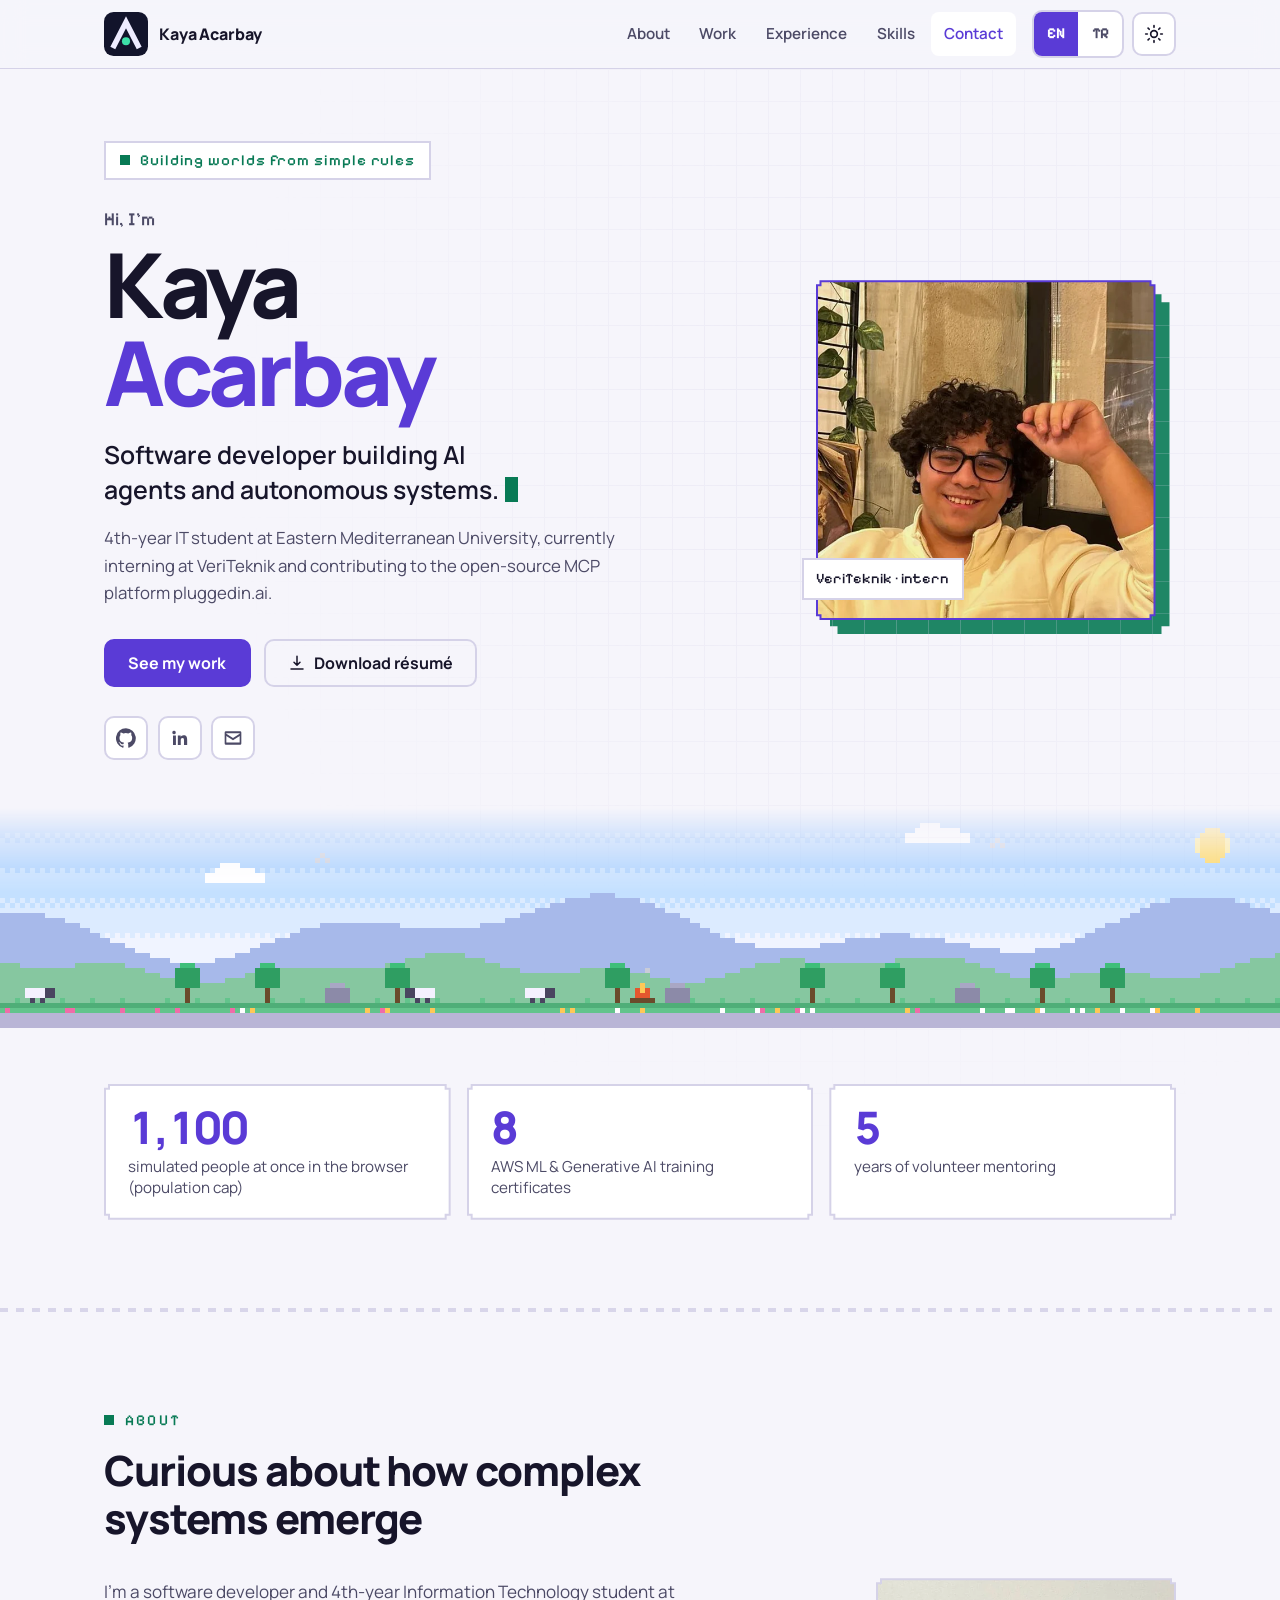
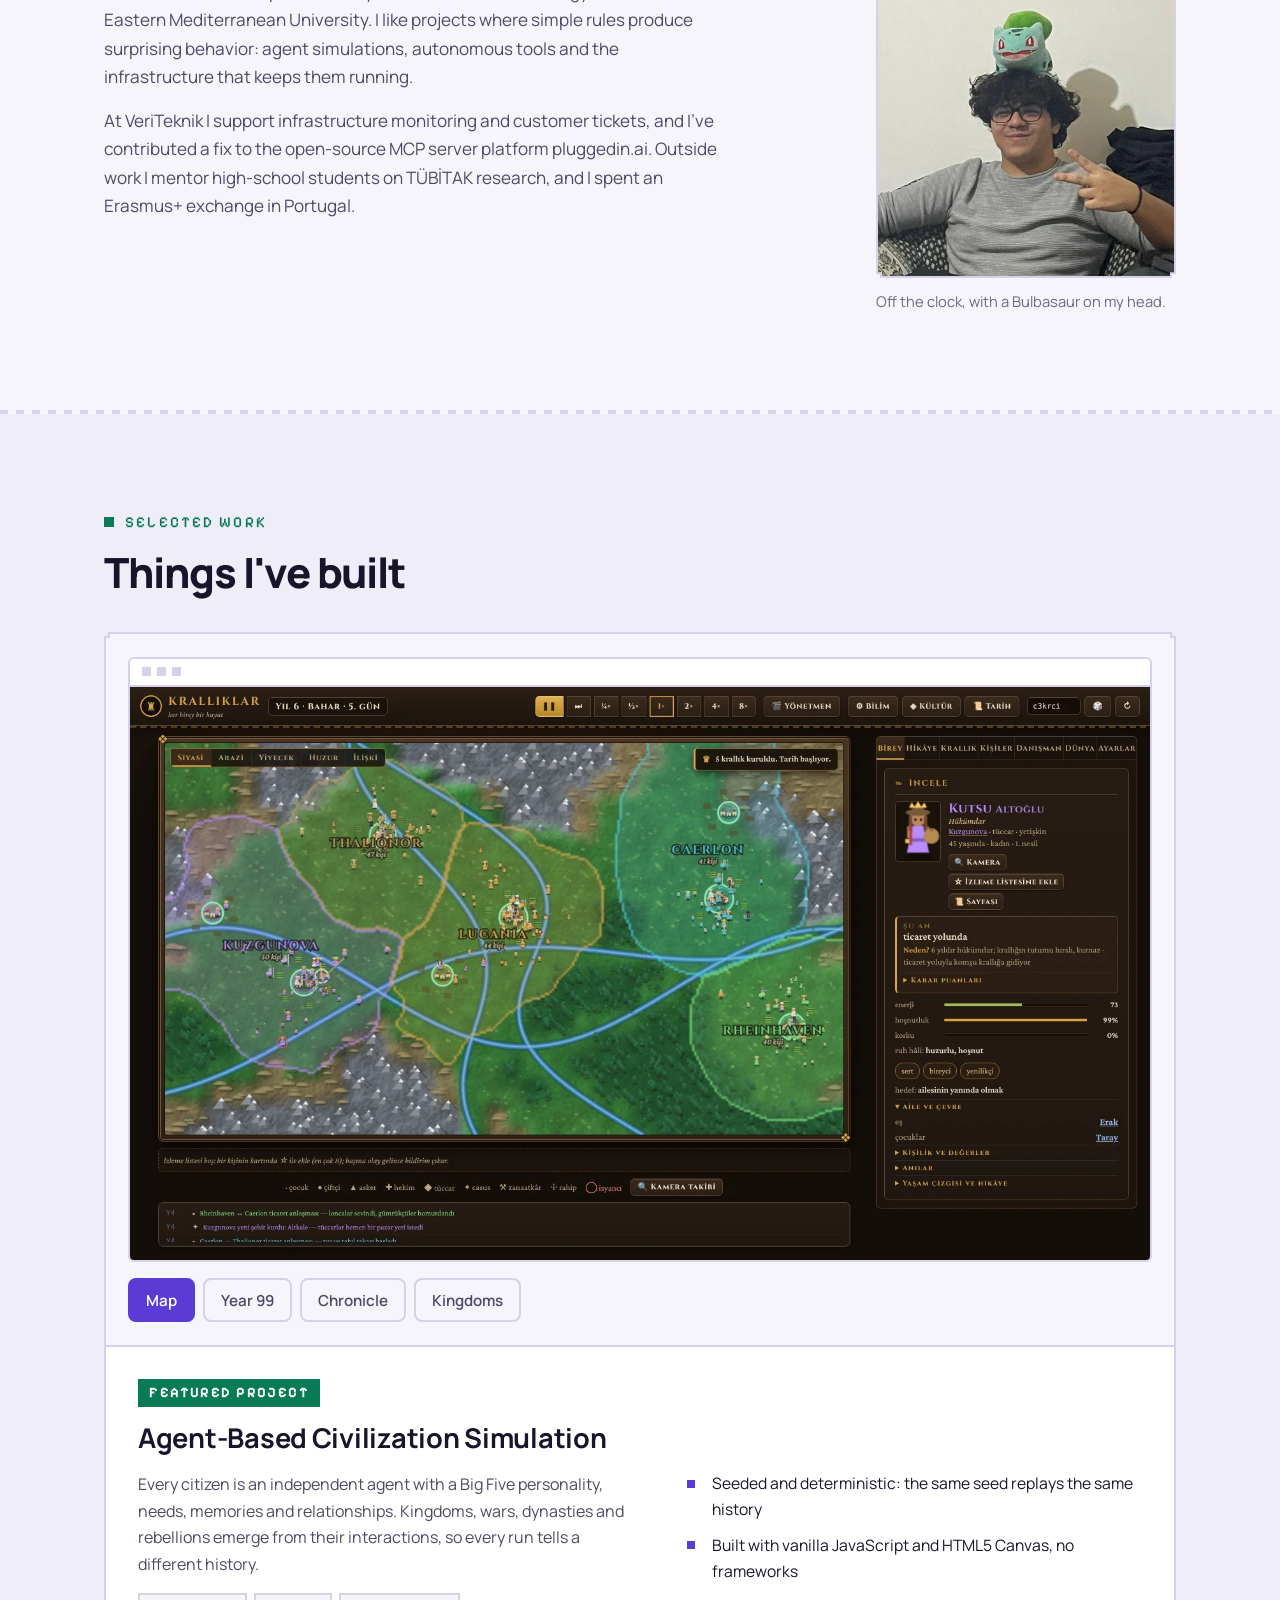
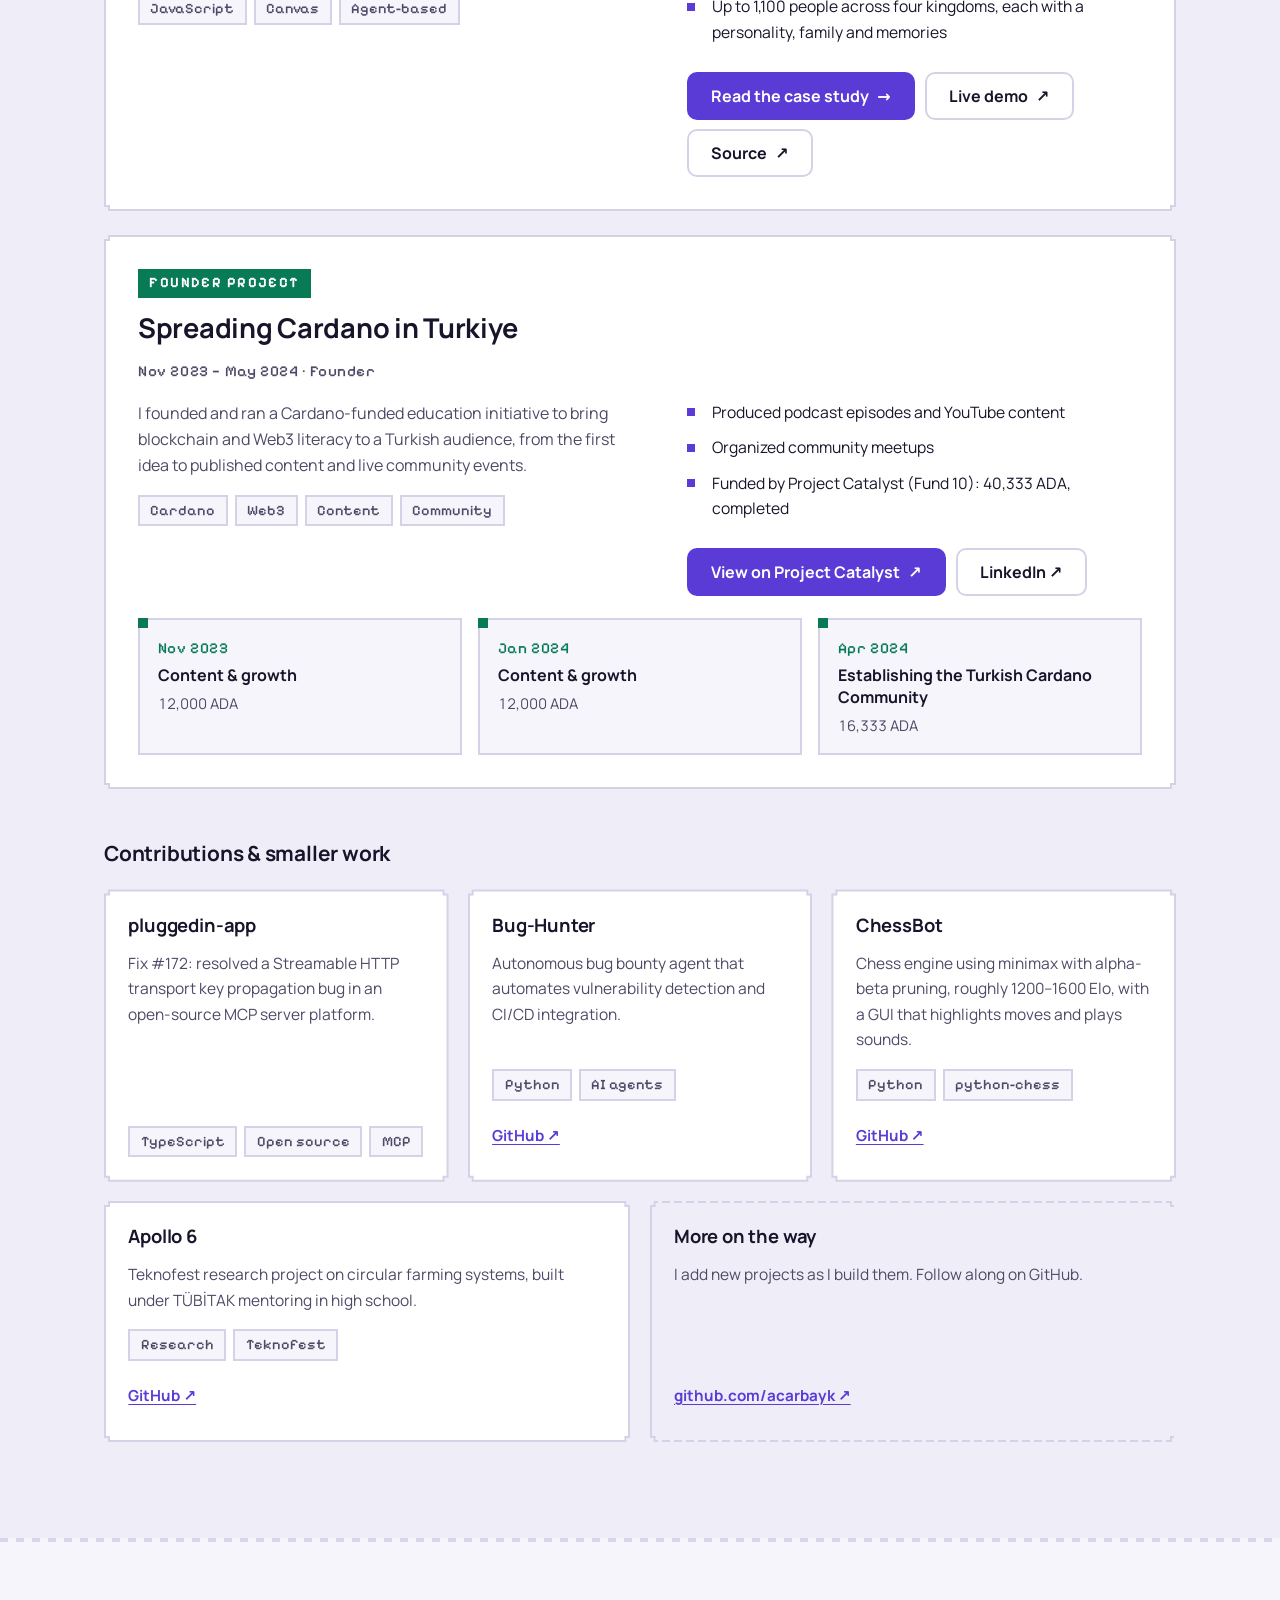
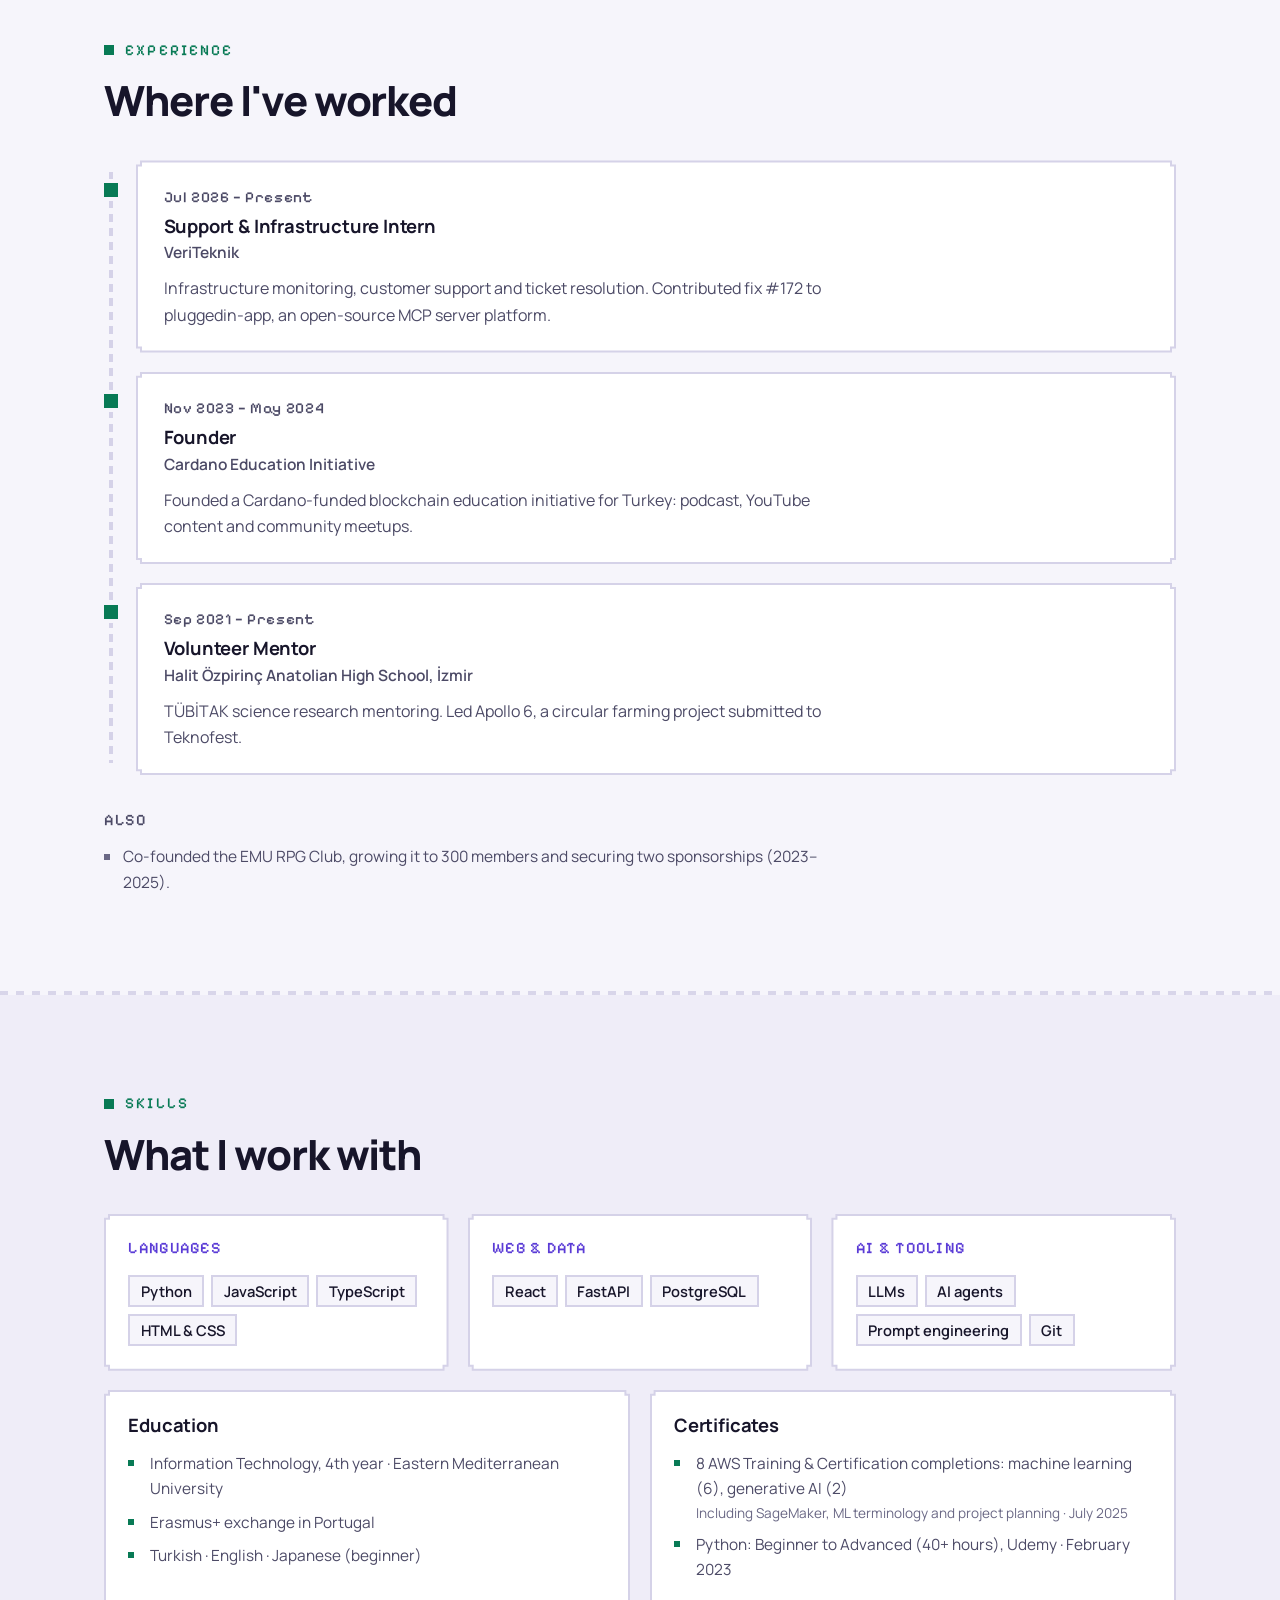
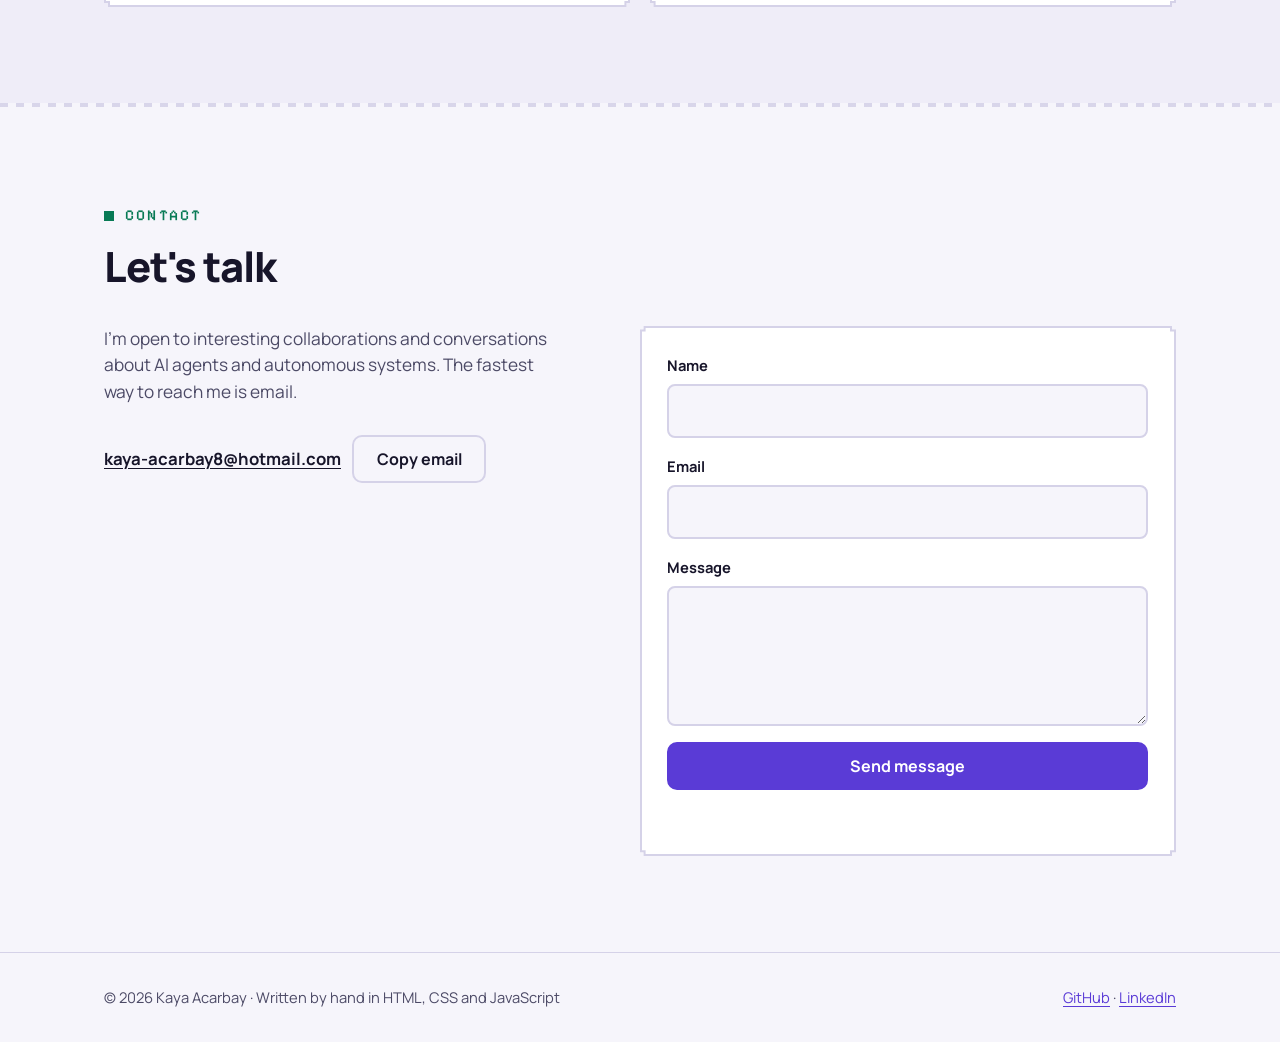
<file: index.html>
<!DOCTYPE html>
<html lang="en" class="no-js">
<head>
<meta charset="utf-8">
<meta name="viewport" content="width=device-width, initial-scale=1">
<title>Kaya Acarbay — Software Developer (AI agents &amp; autonomous systems)</title>
<meta name="description" content="Kaya Acarbay is a 4th-year IT student and software developer building AI agents and autonomous systems. Intern at VeriTeknik.">
<meta name="theme-color" content="#0B0A13">
<link rel="canonical" href="https://kayaacarbay.netlify.app/">
<meta property="og:type" content="website">
<meta property="og:url" content="https://kayaacarbay.netlify.app/">
<meta property="og:title" content="Kaya Acarbay — Software Developer">
<meta property="og:description" content="Building AI agents and autonomous systems.">
<meta property="og:image" content="https://kayaacarbay.netlify.app/assets/img/og.png">
<meta property="og:image:width" content="1200">
<meta property="og:image:height" content="630">
<meta name="twitter:card" content="summary_large_image">
<link rel="icon" href="assets/favicon.svg" type="image/svg+xml">
<link rel="apple-touch-icon" href="assets/apple-touch-icon.png">
<script>
  document.documentElement.classList.remove('no-js');
  (function(){try{
    var t=localStorage.getItem('theme');
    if(!t){t=matchMedia('(prefers-color-scheme: light)').matches?'light':'dark'}
    document.documentElement.dataset.theme=t;
    var l=new URLSearchParams(location.search).get('lang')||localStorage.getItem('lang')||((navigator.language||'en').slice(0,2)==='tr'?'tr':'en');
    document.documentElement.lang=l==='tr'?'tr':'en';
  }catch(e){document.documentElement.dataset.theme='dark'}})();
</script>
<link rel="preload" href="assets/fonts/manrope-latin-wght-normal.woff2" as="font" type="font/woff2" crossorigin>
<link rel="preload" href="assets/fonts/pixelify-sans-latin-500-normal.woff2" as="font" type="font/woff2" crossorigin>
<link rel="stylesheet" href="assets/style.css">
</head>
<body>
<a class="skip" href="#main" data-i18n="skip">Skip to content</a>

<header>
  <div class="wrap nav">
    <a class="brand" href="#home" aria-label="Kaya Acarbay"><img class="brand-mark" src="assets/logo/logo.svg" width="44" height="44" alt=""><span>Kaya Acarbay</span></a>
    <nav aria-label="Main">
      <ul class="nav-links" id="nav-links">
        <li><a href="#about" data-nav="about" data-i18n="nav.about">About</a></li>
        <li><a href="#work" data-nav="work" data-i18n="nav.work">Work</a></li>
        <li><a href="#experience" data-nav="experience" data-i18n="nav.exp">Experience</a></li>
        <li><a href="#skills" data-nav="skills" data-i18n="nav.skills">Skills</a></li>
        <li><a href="#contact" data-nav="contact" data-i18n="nav.contact">Contact</a></li>
      </ul>
    </nav>
    <div class="tools">
      <div class="lang" role="group" aria-label="Language">
        <button type="button" data-lang="en" aria-pressed="true" lang="en">EN</button>
        <button type="button" data-lang="tr" aria-pressed="false" lang="tr">TR</button>
      </div>
      <button type="button" class="icon-btn" id="theme-btn" aria-label="Switch theme">
        <svg class="sun" viewBox="0 0 24 24" aria-hidden="true"><circle cx="12" cy="12" r="4"/><path d="M12 2v2M12 20v2M4.9 4.9l1.4 1.4M17.7 17.7l1.4 1.4M2 12h2M20 12h2M4.9 19.1l1.4-1.4M17.7 6.3l1.4-1.4"/></svg>
        <svg class="moon" viewBox="0 0 24 24" aria-hidden="true"><path d="M21 12.8A9 9 0 1 1 11.2 3a7 7 0 0 0 9.8 9.8z"/></svg>
      </button>
      <button type="button" class="icon-btn" id="menu-btn" aria-label="Menu" aria-expanded="false" aria-controls="nav-links">
        <svg viewBox="0 0 24 24" aria-hidden="true"><path d="M4 7h16M4 12h16M4 17h16"/></svg>
      </button>
    </div>
  </div>
</header>

<main id="main">
  <!-- HOME -->
  <section id="home" aria-labelledby="hero-title">
    <div class="wrap">
      <div class="hero">
        <div>
          <p class="status" data-i18n="hero.status">Building worlds from simple rules</p>
          <p class="hi" data-i18n="hero.hi">Hi, I'm</p>
          <h1 id="hero-title">Kaya <span>Acarbay</span></h1>
          <p class="role"><span data-i18n="hero.role">Software developer building AI agents and autonomous systems.</span><span class="cursor" aria-hidden="true"></span></p>
          <p class="bio" data-i18n="hero.bio">4th-year IT student at Eastern Mediterranean University, currently interning at VeriTeknik and contributing to the open-source MCP platform pluggedin.ai.</p>
          <div class="cta">
            <a class="btn" href="#work" data-i18n="cta.work">See my work</a>
            <a class="btn ghost" id="resume-link" href="assets/Kaya-Acarbay-Resume.pdf" download>
              <svg viewBox="0 0 24 24" aria-hidden="true"><path d="M12 3v12m0 0l-4-4m4 4l4-4M4 20h16"/></svg><span data-i18n="cta.resume">Download résumé</span>
            </a>
          </div>
          <div class="socials">
            <a href="https://github.com/acarbayk" target="_blank" rel="noopener" aria-label="GitHub"><svg viewBox="0 0 24 24" aria-hidden="true"><path d="M12 .3a12 12 0 0 0-3.8 23.4c.6.1.8-.3.8-.6v-2c-3.3.7-4-1.6-4-1.6-.6-1.4-1.4-1.8-1.4-1.8-1-.7.1-.7.1-.7 1.2.1 1.8 1.2 1.8 1.2 1 1.8 2.8 1.3 3.5 1 .1-.8.4-1.3.7-1.6-2.7-.3-5.5-1.3-5.5-5.9 0-1.3.5-2.4 1.2-3.2-.1-.3-.5-1.5.1-3.2 0 0 1-.3 3.3 1.2a11.5 11.5 0 0 1 6 0c2.3-1.5 3.3-1.2 3.3-1.2.6 1.7.2 2.9.1 3.2.8.8 1.2 1.9 1.2 3.2 0 4.6-2.8 5.6-5.5 5.9.4.4.8 1.1.8 2.2v3.3c0 .3.2.7.8.6A12 12 0 0 0 12 .3z"/></svg></a>
            <a href="https://www.linkedin.com/in/kaya-acarbay-b27952282/" target="_blank" rel="noopener" aria-label="LinkedIn"><svg viewBox="0 0 24 24" aria-hidden="true"><path d="M20.4 20.5h-3.6v-5.6c0-1.3 0-3-1.8-3s-2.1 1.4-2.1 2.9v5.7H9.4V9h3.4v1.6h.1c.5-.9 1.6-1.8 3.4-1.8 3.6 0 4.3 2.4 4.3 5.5v6.2zM5.3 7.4a2.1 2.1 0 1 1 0-4.1 2.1 2.1 0 0 1 0 4.1zM7.1 20.5H3.6V9h3.5v11.5z"/></svg></a>
            <a href="mailto:kaya-acarbay8@hotmail.com" aria-label="Email"><svg viewBox="0 0 24 24" aria-hidden="true"><path d="M2 5.5A1.5 1.5 0 0 1 3.5 4h17A1.5 1.5 0 0 1 22 5.5v13a1.5 1.5 0 0 1-1.5 1.5h-17A1.5 1.5 0 0 1 2 18.5v-13zm2 .9v.4l8 5.2 8-5.2v-.4H4zm16 3.1l-8 5.2-8-5.2v8h16v-8z"/></svg></a>
          </div>
        </div>
        <div class="portrait">
          <div class="px"><div class="px-in"><img src="assets/img/kaya.webp" width="520" height="520" alt="Kaya Acarbay smiling in a café, hand raised to his hair" fetchpriority="high"></div></div>
          <span class="tag-badge">VeriTeknik · intern</span>
        </div>
      </div>
      <div class="world-wrap" aria-hidden="true"><canvas id="world"></canvas></div>
      <div class="stats">
        <div class="px stat"><div class="px-in"><b>1,100</b><span data-i18n="stat.agents">simulated people at once in the browser (population cap)</span></div></div>
        <div class="px stat"><div class="px-in"><b>8</b><span data-i18n="stat.aws">AWS ML &amp; Generative AI training certificates</span></div></div>
        <div class="px stat"><div class="px-in"><b>5</b><span data-i18n="stat.mentor">years of volunteer mentoring</span></div></div>
      </div>
    </div>
  </section>

  <div class="divider" aria-hidden="true"></div>

  <!-- ABOUT -->
  <section id="about" aria-labelledby="about-title">
    <div class="wrap">
      <p class="label reveal" data-i18n="about.label">About</p>
      <h2 id="about-title" class="reveal" data-i18n="about.title">Curious about how complex systems emerge</h2>
      <div class="about reveal">
        <div class="prose">
        <p data-i18n="about.p1">I'm a software developer and 4th-year Information Technology student at Eastern Mediterranean University. I like projects where simple rules produce surprising behavior: agent simulations, autonomous tools and the infrastructure that keeps them running.</p>
        <p data-i18n="about.p2">At VeriTeknik I support infrastructure monitoring and customer tickets, and I've contributed a fix to the open-source MCP server platform pluggedin.ai. Outside work I mentor high-school students on TÜBİTAK research, and I spent an Erasmus+ exchange in Portugal.</p>
      </div>
        <figure class="about-photo">
          <div class="px"><div class="px-in"><img src="assets/img/kaya-fun.webp" width="560" height="560" alt="Kaya Acarbay with a Bulbasaur plush on his head, making a peace sign" loading="lazy"></div></div>
          <figcaption data-i18n="about.photo">Off the clock, with a Bulbasaur on my head.</figcaption>
        </figure>
      </div>
    </div>
  </section>

  <div class="divider" aria-hidden="true"></div>

  <!-- WORK -->
  <section id="work" class="alt" aria-labelledby="work-title">
    <div class="wrap">
      <p class="label reveal" data-i18n="work.label">Selected work</p>
      <h2 id="work-title" class="reveal" data-i18n="work.title">Things I've built</h2>

      <article class="px reveal" aria-labelledby="civ-title">
        <div class="px-in feature">
          <div class="shots">
            <div class="frame">
              <div class="frame-bar" aria-hidden="true"><i></i><i></i><i></i></div>
              <img id="civ-shot" src="assets/img/civ-overview.webp" width="1600" height="900" alt="The simulation map in year 7: kingdoms, pixel citizens and a ruler's profile panel" loading="lazy">
            </div>
            <div class="tabs" role="tablist" aria-label="Screenshots">
              <button type="button" role="tab" aria-selected="true" data-shot="assets/img/civ-overview.webp" data-alt="The simulation map in year 7: kingdoms, pixel citizens and a ruler's profile panel" data-i18n="civ.tab1">Map</button>
              <button type="button" role="tab" aria-selected="false" data-shot="assets/img/civ-late-game.webp" data-alt="The simulation in year 99: kingdoms at war, new dynasties and a rebellion in the event feed" data-i18n="civ.tab2">Year 99</button>
              <button type="button" role="tab" aria-selected="false" data-shot="assets/img/civ-chronicle.webp" data-alt="The Book of History: population chart of the kingdoms over a century and a list of turning points" data-i18n="civ.tab3">Chronicle</button>
              <button type="button" role="tab" aria-selected="false" data-shot="assets/img/civ-kingdoms.webp" data-alt="Kingdom ranking panel with population, cities and alliances" data-i18n="civ.tab4">Kingdoms</button>
            </div>
          </div>
          <div class="copy">
            <div class="head">
              <span class="badge" data-i18n="civ.badge">Featured project</span>
              <h3 id="civ-title" style="font-size:1.7rem">Agent-Based Civilization Simulation</h3>
            </div>
            <div class="side" style="gap:1rem">
              <p data-i18n="civ.desc">Every citizen is an independent agent with a Big Five personality, needs, memories and relationships. Kingdoms, wars, dynasties and rebellions emerge from their interactions, so every run tells a different history.</p>
              <div class="chips"><span class="chip">JavaScript</span><span class="chip">Canvas</span><span class="chip">Agent-based</span></div>
            </div>
            <div class="side">
              <ul>
                <li data-i18n="civ.b1">Seeded and deterministic: the same seed replays the same history</li>
                <li data-i18n="civ.b2">Built with vanilla JavaScript and HTML5 Canvas, no frameworks</li>
                <li data-i18n="civ.b3">Up to 1,100 people across four kingdoms, each with a personality, family and memories</li>
              </ul>
              <div class="links">
                <a class="btn" href="civ-sim.html"><span data-i18n="civ.case">Read the case study</span> →</a>
                <a class="btn ghost" href="https://acarbayk.github.io/agent-based-civilization-simulation/" target="_blank" rel="noopener"><span data-i18n="civ.demo">Live demo</span> ↗</a>
                <a class="btn ghost" href="https://github.com/acarbayk/agent-based-civilization-simulation" target="_blank" rel="noopener"><span data-i18n="civ.src">Source</span> ↗</a>
              </div>
            </div>
          </div>
        </div>
      </article>

      <article class="px reveal cardano" aria-labelledby="ada-title">
        <div class="px-in">
          <div class="copy">
            <div class="head">
              <span class="badge" data-i18n="ada.badge">Founder project</span>
              <h3 id="ada-title" style="font-size:1.7rem">Spreading Cardano in Turkiye</h3>
              <p class="date" style="margin:0" data-i18n="ada.date">Nov 2023 — May 2024 · Founder</p>
            </div>
            <div class="side" style="gap:1rem">
              <p data-i18n="ada.desc">I founded and ran a Cardano-funded education initiative to bring blockchain and Web3 literacy to a Turkish audience, from the first idea to published content and live community events.</p>
              <div class="chips"><span class="chip">Cardano</span><span class="chip">Web3</span><span class="chip">Content</span><span class="chip">Community</span></div>
            </div>
            <div class="side">
              <ul>
                <li data-i18n="ada.b1">Produced podcast episodes and YouTube content</li>
                <li data-i18n="ada.b2">Organized community meetups</li>
                <li data-i18n="ada.b3">Funded by Project Catalyst (Fund 10): 40,333 ADA, completed</li>
              </ul>
              <div class="links">
                <a class="btn" href="https://projectcatalyst.io/funds/10/catalyst-open/spreading-cardano-in-turkiye" target="_blank" rel="noopener"><span data-i18n="ada.link">View on Project Catalyst</span> ↗</a>
                <a class="btn ghost" href="https://www.linkedin.com/in/kaya-acarbay-b27952282/" target="_blank" rel="noopener">LinkedIn ↗</a>
              </div>
            </div>
            <ol class="stages" aria-label="Funding stages">
              <li><span class="when" data-i18n="ada.w1">Nov 2023</span><b data-i18n="ada.s1">Content &amp; growth</b><span class="amt">12,000 ADA</span></li>
              <li><span class="when" data-i18n="ada.w2">Jan 2024</span><b data-i18n="ada.s2">Content &amp; growth</b><span class="amt">12,000 ADA</span></li>
              <li><span class="when" data-i18n="ada.w3">Apr 2024</span><b data-i18n="ada.s3">Establishing the Turkish Cardano Community</b><span class="amt">16,333 ADA</span></li>
            </ol>
          </div>
        </div>
      </article>

      <h3 class="sub reveal" data-i18n="other.title">Contributions &amp; smaller work</h3>
      <div class="grid">
        <article class="px card reveal"><div class="px-in">
          <h3>pluggedin-app</h3>
          <p data-i18n="other.pi">Fix #172: resolved a Streamable HTTP transport key propagation bug in an open-source MCP server platform.</p>
          <div class="chips"><span class="chip">TypeScript</span><span class="chip">Open source</span><span class="chip">MCP</span></div>
        </div></article>
        <article class="px card reveal"><div class="px-in">
          <h3>Bug-Hunter</h3>
          <p data-i18n="other.bh">Autonomous bug bounty agent that automates vulnerability detection and CI/CD integration.</p>
          <div class="chips"><span class="chip">Python</span><span class="chip">AI agents</span></div>
          <a class="more-link" href="https://github.com/acarbayk/Bug-Hunter" target="_blank" rel="noopener">GitHub ↗</a>
        </div></article>
        <article class="px card reveal"><div class="px-in">
          <h3>ChessBot</h3>
          <p data-i18n="other.cb">Chess engine using minimax with alpha-beta pruning, roughly 1200–1600 Elo, with a GUI that highlights moves and plays sounds.</p>
          <div class="chips"><span class="chip">Python</span><span class="chip">python-chess</span></div>
          <a class="more-link" href="https://github.com/acarbayk/ChessBot" target="_blank" rel="noopener">GitHub ↗</a>
        </div></article>
        <article class="px card reveal"><div class="px-in">
          <h3>Apollo 6</h3>
          <p data-i18n="other.ap">Teknofest research project on circular farming systems, built under TÜBİTAK mentoring in high school.</p>
          <div class="chips"><span class="chip">Research</span><span class="chip">Teknofest</span></div>
          <a class="more-link" href="https://github.com/acarbayk/Apollo6-and-Yeni-Bir-Kavram-Dairesel-Tar-m" target="_blank" rel="noopener">GitHub ↗</a>
        </div></article>
        <article class="px card dashed reveal"><div class="px-in">
          <h3 data-i18n="other.more.t">More on the way</h3>
          <p data-i18n="other.more.p">I add new projects as I build them. Follow along on GitHub.</p>
          <a class="more-link" href="https://github.com/acarbayk" target="_blank" rel="noopener">github.com/acarbayk ↗</a>
        </div></article>
      </div>
    </div>
  </section>

  <div class="divider" aria-hidden="true"></div>

  <!-- EXPERIENCE -->
  <section id="experience" aria-labelledby="exp-title">
    <div class="wrap">
      <p class="label reveal" data-i18n="exp.label">Experience</p>
      <h2 id="exp-title" class="reveal" data-i18n="exp.title">Where I've worked</h2>
      <div class="tl">
        <article class="tl-item reveal"><div class="px"><div class="px-in">
          <p class="date" data-i18n="exp.vt.date">Jul 2026 — Present</p>
          <h3 data-i18n="exp.vt.title">Support &amp; Infrastructure Intern</h3>
          <p class="org">VeriTeknik</p>
          <p data-i18n="exp.vt.desc">Infrastructure monitoring, customer support and ticket resolution. Contributed fix #172 to pluggedin-app, an open-source MCP server platform.</p>
        </div></div></article>
        <article class="tl-item reveal"><div class="px"><div class="px-in">
          <p class="date" data-i18n="ada.date2">Nov 2023 — May 2024</p>
          <h3 data-i18n="ada.role">Founder</h3>
          <p class="org">Cardano Education Initiative</p>
          <p data-i18n="ada.tl">Founded a Cardano-funded blockchain education initiative for Turkey: podcast, YouTube content and community meetups.</p>
        </div></div></article>
        <article class="tl-item reveal"><div class="px"><div class="px-in">
          <p class="date" data-i18n="exp.mt.date">Sep 2021 — Present</p>
          <h3 data-i18n="exp.mt.title">Volunteer Mentor</h3>
          <p class="org" data-i18n="exp.mt.org">Halit Özpirinç Anatolian High School, İzmir</p>
          <p data-i18n="exp.mt.desc">TÜBİTAK science research mentoring. Led Apollo 6, a circular farming project submitted to Teknofest.</p>
        </div></div></article>
      </div>
      <div class="also reveal">
        <h3 data-i18n="exp.also">Also</h3>
        <p data-i18n="exp.rpg">Co-founded the EMU RPG Club, growing it to 300 members and securing two sponsorships (2023–2025).</p>
      </div>
    </div>
  </section>

  <div class="divider" aria-hidden="true"></div>

  <!-- SKILLS + EDUCATION -->
  <section id="skills" class="alt" aria-labelledby="skills-title">
    <div class="wrap">
      <p class="label reveal" data-i18n="skills.label">Skills</p>
      <h2 id="skills-title" class="reveal" data-i18n="skills.title">What I work with</h2>
      <div class="skills reveal">
        <div class="px"><div class="px-in"><h3 data-i18n="skills.g1">Languages</h3><div class="chips"><span class="chip">Python</span><span class="chip">JavaScript</span><span class="chip">TypeScript</span><span class="chip">HTML &amp; CSS</span></div></div></div>
        <div class="px"><div class="px-in"><h3 data-i18n="skills.g2">Web &amp; data</h3><div class="chips"><span class="chip">React</span><span class="chip">FastAPI</span><span class="chip">PostgreSQL</span></div></div></div>
        <div class="px"><div class="px-in"><h3 data-i18n="skills.g3">AI &amp; tooling</h3><div class="chips"><span class="chip">LLMs</span><span class="chip">AI agents</span><span class="chip">Prompt engineering</span><span class="chip">Git</span></div></div></div>
      </div>
      <div class="edu reveal">
        <div class="px"><div class="px-in">
          <h3 data-i18n="edu.title">Education</h3>
          <ul>
            <li><span><span data-i18n="edu.emu">Information Technology, 4th year</span> · Eastern Mediterranean University</span></li>
            <li><span data-i18n="edu.erasmus">Erasmus+ exchange in Portugal</span></li>
            <li><span data-i18n="edu.lang">Turkish · English · Japanese (beginner)</span></li>
          </ul>
        </div></div>
        <div class="px"><div class="px-in">
          <h3 data-i18n="cert.title">Certificates</h3>
          <ul>
            <li><span><span data-i18n="cert.aws">8 AWS Training &amp; Certification completions: machine learning (6), generative AI (2)</span><small data-i18n="cert.awsd">Including SageMaker, ML terminology and project planning · July 2025</small></span></li>
            <li><span data-i18n="cert.udemy">Python: Beginner to Advanced (40+ hours), Udemy · February 2023</span></li>
          </ul>
        </div></div>
      </div>
    </div>
  </section>

  <div class="divider" aria-hidden="true"></div>

  <!-- CONTACT -->
  <section id="contact" aria-labelledby="contact-title">
    <div class="wrap">
      <p class="label reveal" data-i18n="contact.label">Contact</p>
      <h2 id="contact-title" class="reveal" data-i18n="contact.title">Let's talk</h2>
      <div class="contact">
        <div class="reveal">
          <p class="lead" data-i18n="contact.lead">I'm open to interesting collaborations and conversations about AI agents and autonomous systems. The fastest way to reach me is email.</p>
          <div class="mail">
            <a class="addr" href="mailto:kaya-acarbay8@hotmail.com">kaya-acarbay8@hotmail.com</a>
            <button type="button" class="btn ghost" id="copy-mail" data-i18n="contact.copy">Copy email</button>
          </div>
          <p class="sr-only" id="copy-live" role="status" aria-live="polite"></p>
        </div>
        <form class="px reveal" name="contact" method="POST" action="/" data-netlify="true" netlify-honeypot="bot-field" id="contact-form">
          <div class="px-in">
            <input type="hidden" name="form-name" value="contact">
            <p class="hp"><label>Don't fill this out <input name="bot-field" tabindex="-1" autocomplete="off"></label></p>
            <div class="field"><label for="f-name" data-i18n="form.name">Name</label><input id="f-name" name="name" type="text" autocomplete="name" required></div>
            <div class="field"><label for="f-email" data-i18n="form.email">Email</label><input id="f-email" name="email" type="email" autocomplete="email" required></div>
            <div class="field"><label for="f-msg" data-i18n="form.msg">Message</label><textarea id="f-msg" name="message" required></textarea></div>
            <button class="btn" type="submit" data-i18n="form.send">Send message</button>
            <p id="form-status" role="status" aria-live="polite"></p>
          </div>
        </form>
      </div>
    </div>
  </section>
</main>

<footer>
  <div class="wrap">
    <span data-i18n="footer.copy">© 2026 Kaya Acarbay · Written by hand in HTML, CSS and JavaScript</span>
    <span><a href="https://github.com/acarbayk" target="_blank" rel="noopener">GitHub</a> · <a href="https://www.linkedin.com/in/kaya-acarbay-b27952282/" target="_blank" rel="noopener">LinkedIn</a></span>
  </div>
</footer>

<script src="assets/world.js" defer></script>
<script src="assets/app.js" defer></script>
</body>
</html>
</file>
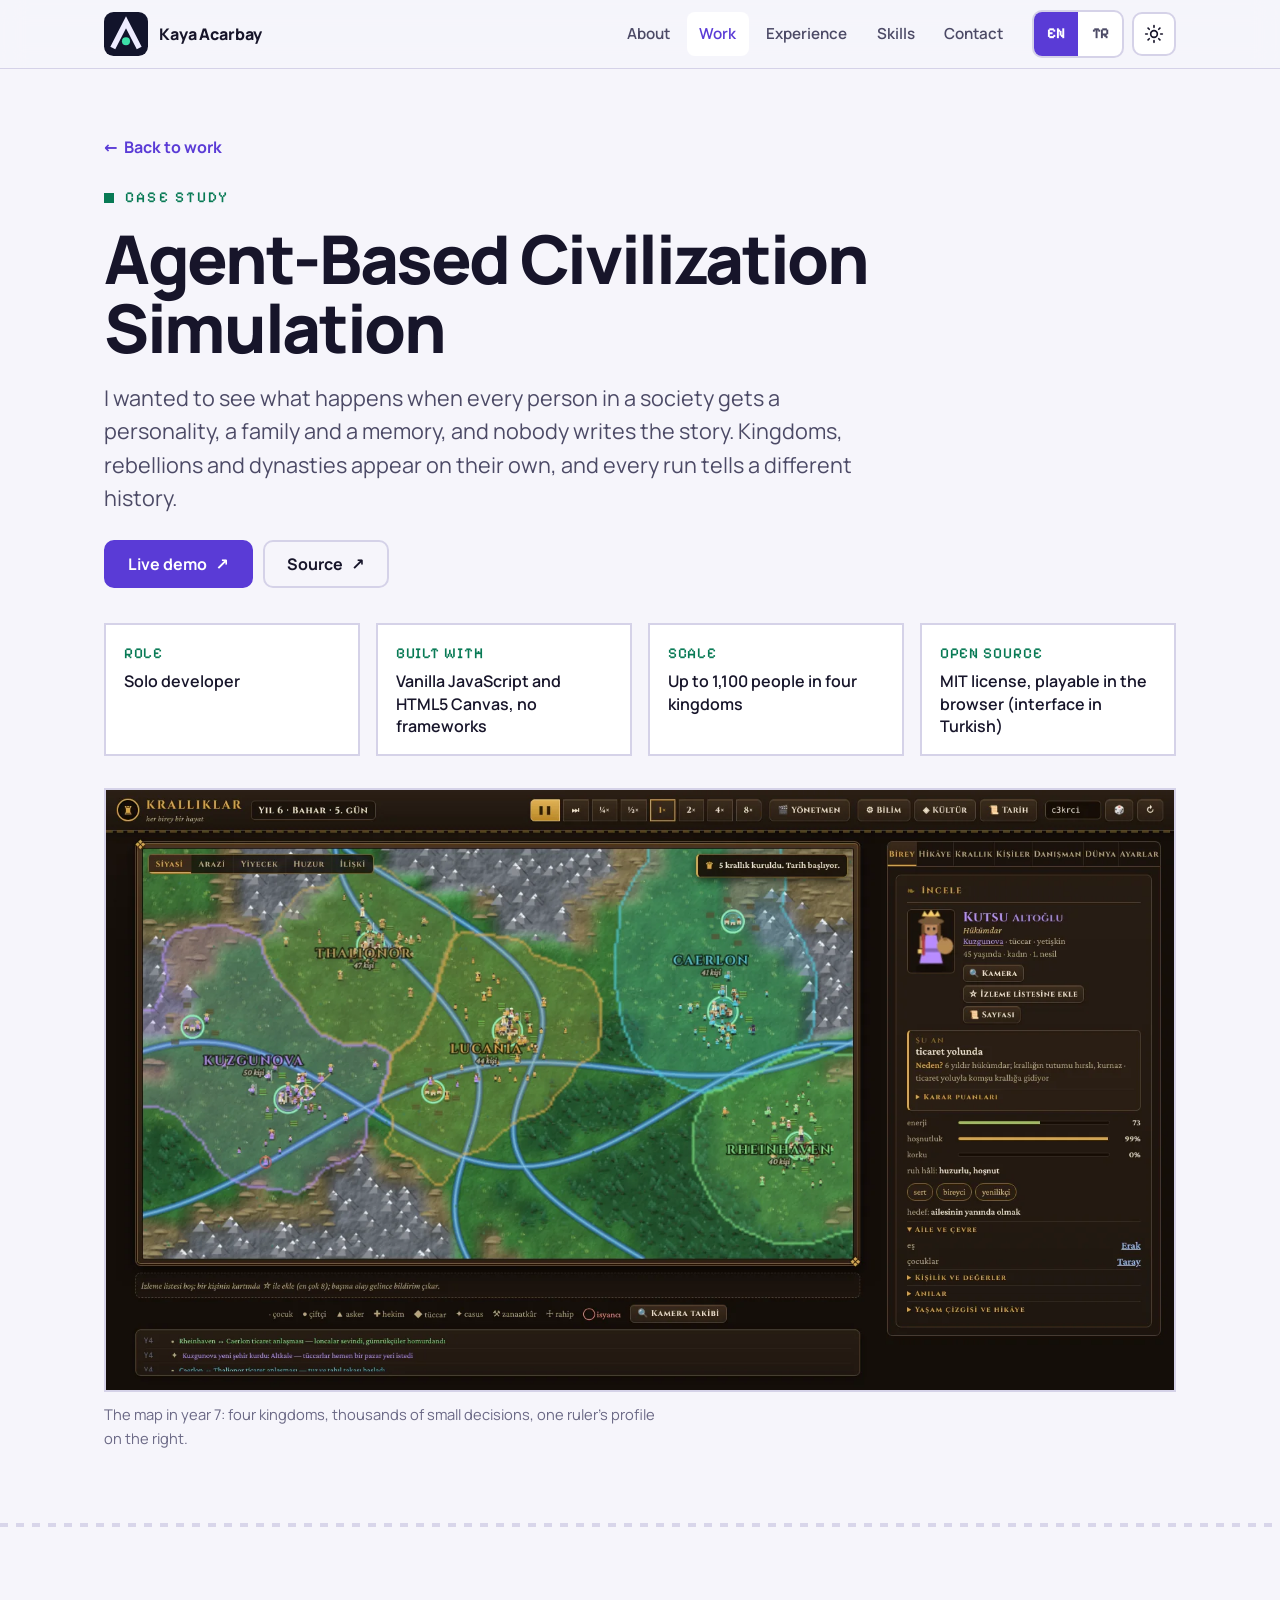
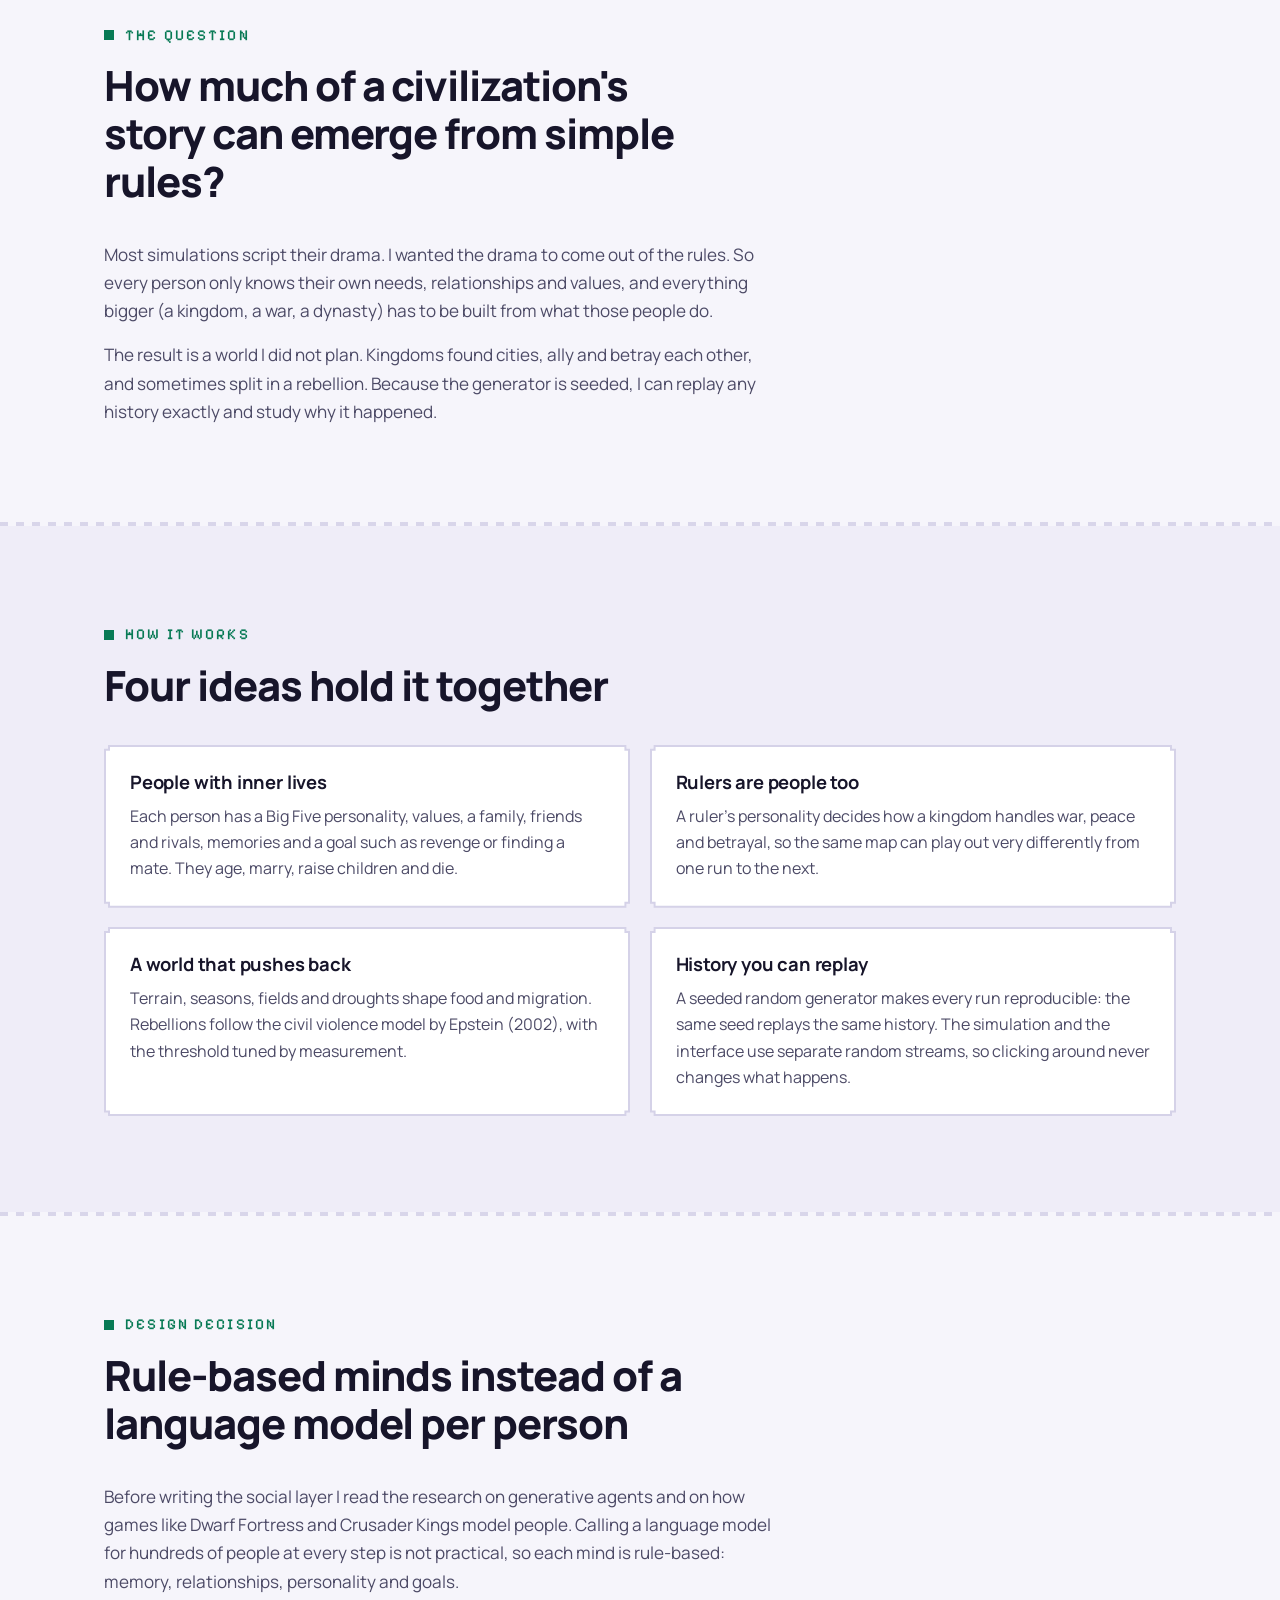
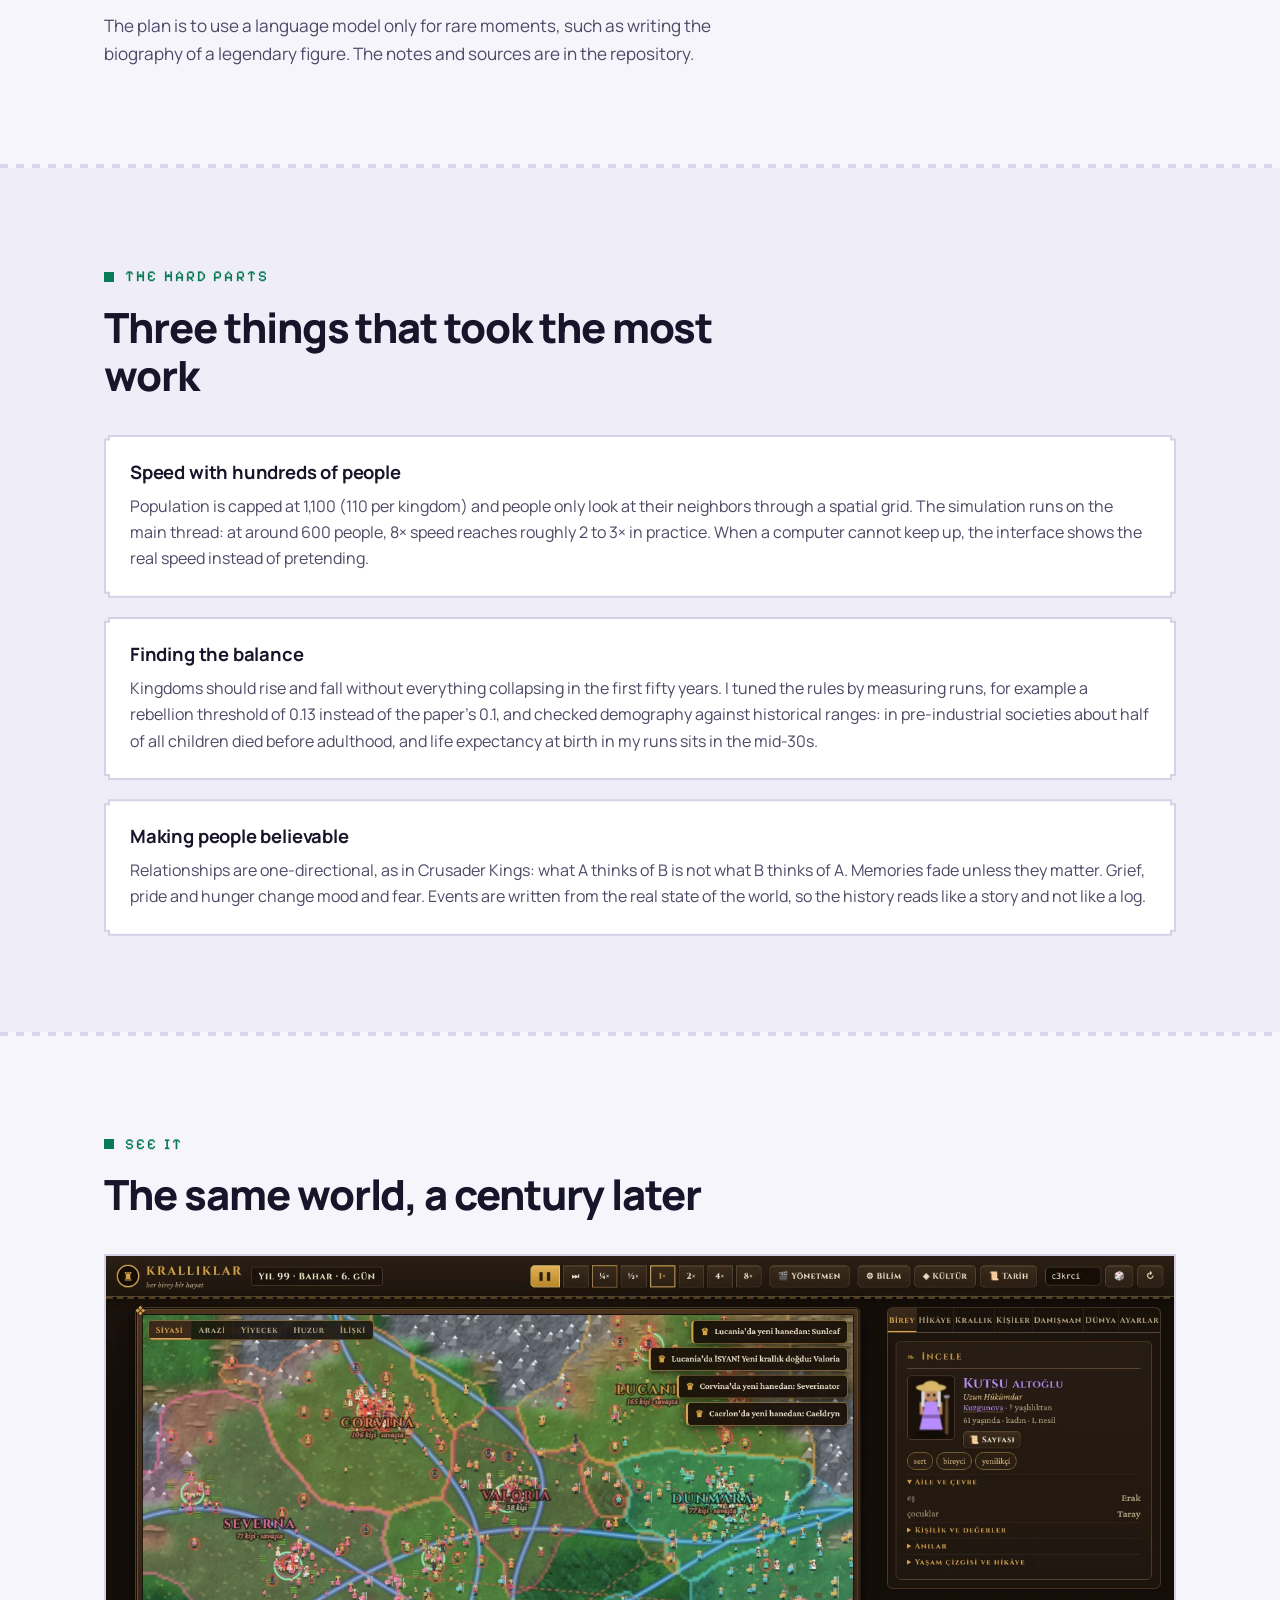
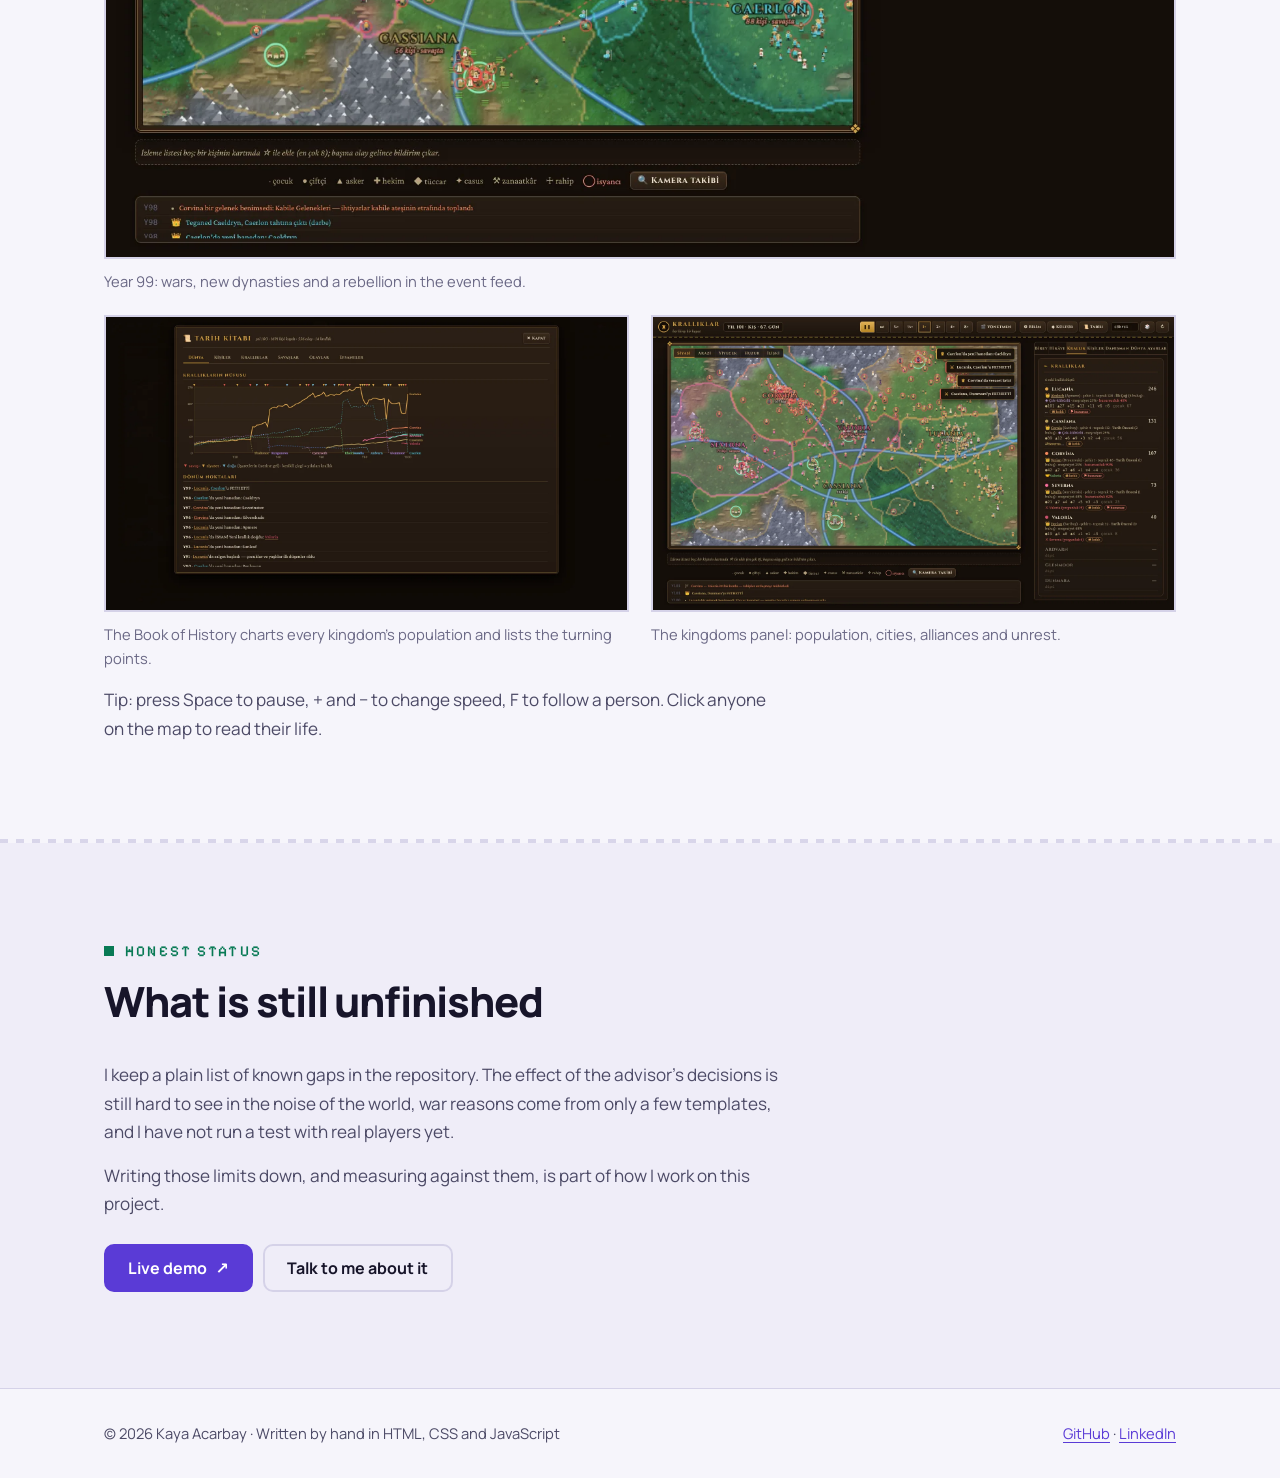
<file: civ-sim.html>
<!DOCTYPE html>
<html lang="en" class="no-js">
<head>
<meta charset="utf-8">
<meta name="viewport" content="width=device-width, initial-scale=1">
<title>Agent-Based Civilization Simulation: case study | Kaya Acarbay</title>
<meta name="description" content="How I built an agent-based civilization simulation in vanilla JavaScript: personalities, rulers, seeded history, and what is still unfinished.">
<meta name="theme-color" content="#0B0A13">
<link rel="canonical" href="https://kayaacarbay.netlify.app/civ-sim.html">
<meta property="og:type" content="article">
<meta property="og:url" content="https://kayaacarbay.netlify.app/civ-sim.html">
<meta property="og:title" content="Agent-Based Civilization Simulation: case study">
<meta property="og:description" content="Every person has a personality, a family and a memory. Nobody writes the story.">
<meta property="og:image" content="https://kayaacarbay.netlify.app/assets/img/civ-overview.webp">
<meta name="twitter:card" content="summary_large_image">
<link rel="icon" href="assets/favicon.svg" type="image/svg+xml">
<link rel="apple-touch-icon" href="assets/apple-touch-icon.png">
<script>
  document.documentElement.classList.remove('no-js');
  (function(){try{
    var t=localStorage.getItem('theme');
    if(!t){t=matchMedia('(prefers-color-scheme: light)').matches?'light':'dark'}
    document.documentElement.dataset.theme=t;
    var l=new URLSearchParams(location.search).get('lang')||localStorage.getItem('lang')||((navigator.language||'en').slice(0,2)==='tr'?'tr':'en');
    document.documentElement.lang=l==='tr'?'tr':'en';
  }catch(e){document.documentElement.dataset.theme='dark'}})();
</script>
<link rel="preload" href="assets/fonts/manrope-latin-wght-normal.woff2" as="font" type="font/woff2" crossorigin>
<link rel="stylesheet" href="assets/style.css">
</head>
<body>
<a class="skip" href="#main" data-i18n="skip">Skip to content</a>

<header>
  <div class="wrap nav">
    <a class="brand" href="index.html" aria-label="Kaya Acarbay"><img class="brand-mark" src="assets/logo/logo.svg" width="44" height="44" alt=""><span>Kaya Acarbay</span></a>
    <nav aria-label="Main">
      <ul class="nav-links" id="nav-links">
        <li><a href="index.html#about" data-i18n="nav.about">About</a></li>
        <li><a href="index.html#work" aria-current="true" data-i18n="nav.work">Work</a></li>
        <li><a href="index.html#experience" data-i18n="nav.exp">Experience</a></li>
        <li><a href="index.html#skills" data-i18n="nav.skills">Skills</a></li>
        <li><a href="index.html#contact" data-i18n="nav.contact">Contact</a></li>
      </ul>
    </nav>
    <div class="tools">
      <div class="lang" role="group" aria-label="Language">
        <button type="button" data-lang="en" aria-pressed="true" lang="en">EN</button>
        <button type="button" data-lang="tr" aria-pressed="false" lang="tr">TR</button>
      </div>
      <button type="button" class="icon-btn" id="theme-btn" aria-label="Switch theme">
        <svg class="sun" viewBox="0 0 24 24" aria-hidden="true"><circle cx="12" cy="12" r="4"/><path d="M12 2v2M12 20v2M4.9 4.9l1.4 1.4M17.7 17.7l1.4 1.4M2 12h2M20 12h2M4.9 19.1l1.4-1.4M17.7 6.3l1.4-1.4"/></svg>
        <svg class="moon" viewBox="0 0 24 24" aria-hidden="true"><path d="M21 12.8A9 9 0 1 1 11.2 3a7 7 0 0 0 9.8 9.8z"/></svg>
      </button>
      <button type="button" class="icon-btn" id="menu-btn" aria-label="Menu" aria-expanded="false" aria-controls="nav-links">
        <svg viewBox="0 0 24 24" aria-hidden="true"><path d="M4 7h16M4 12h16M4 17h16"/></svg>
      </button>
    </div>
  </div>
</header>

<main id="main">
  <section class="page-hero" aria-labelledby="t">
    <div class="wrap">
      <a class="back" href="index.html#work">← <span data-i18n="back">Back to work</span></a>
      <p class="label" data-i18n="cs.label">Case study</p>
      <h1 id="t" class="cs-title">Agent-Based Civilization Simulation</h1>
      <p class="lead" data-i18n="cs.lead">I wanted to see what happens when every person in a society gets a personality, a family and a memory, and nobody writes the story. Kingdoms, rebellions and dynasties appear on their own, and every run tells a different history.</p>
      <div class="links">
        <a class="btn" href="https://acarbayk.github.io/agent-based-civilization-simulation/" target="_blank" rel="noopener"><span data-i18n="civ.demo">Live demo</span> ↗</a>
        <a class="btn ghost" href="https://github.com/acarbayk/agent-based-civilization-simulation" target="_blank" rel="noopener"><span data-i18n="civ.src">Source</span> ↗</a>
      </div>
      <dl class="facts">
        <div class="fact"><dt data-i18n="f.role">Role</dt><dd data-i18n="f.role.v">Solo developer</dd></div>
        <div class="fact"><dt data-i18n="f.stack">Built with</dt><dd data-i18n="f.stack.v">Vanilla JavaScript and HTML5 Canvas, no frameworks</dd></div>
        <div class="fact"><dt data-i18n="f.scale">Scale</dt><dd data-i18n="f.scale.v">Up to 1,100 people in four kingdoms</dd></div>
        <div class="fact"><dt data-i18n="f.open">Open source</dt><dd data-i18n="f.open.v">MIT license, playable in the browser (interface in Turkish)</dd></div>
      </dl>
      <figure class="shot">
        <img src="assets/img/civ-overview.webp" width="1600" height="900" alt="The simulation map with four kingdoms, pixel citizens and a ruler's profile panel" fetchpriority="high">
        <figcaption data-i18n="cap.1">The map in year 7: four kingdoms, thousands of small decisions, one ruler's profile on the right.</figcaption>
      </figure>
    </div>
  </section>

  <div class="divider" aria-hidden="true"></div>

  <section aria-labelledby="q">
    <div class="wrap">
      <p class="label" data-i18n="q.label">The question</p>
      <h2 id="q" data-i18n="q.title">How much of a civilization's story can emerge from simple rules?</h2>
      <div class="prose">
        <p data-i18n="q.p1">Most simulations script their drama. I wanted the drama to come out of the rules. So every person only knows their own needs, relationships and values, and everything bigger (a kingdom, a war, a dynasty) has to be built from what those people do.</p>
        <p data-i18n="q.p2">The result is a world I did not plan. Kingdoms found cities, ally and betray each other, and sometimes split in a rebellion. Because the generator is seeded, I can replay any history exactly and study why it happened.</p>
      </div>
    </div>
  </section>

  <div class="divider" aria-hidden="true"></div>

  <section class="alt" aria-labelledby="h">
    <div class="wrap">
      <p class="label" data-i18n="h.label">How it works</p>
      <h2 id="h" data-i18n="h.title">Four ideas hold it together</h2>
      <div class="cards2">
        <article class="px"><div class="px-in">
          <h3 data-i18n="h.c1.t">People with inner lives</h3>
          <p data-i18n="h.c1.p">Each person has a Big Five personality, values, a family, friends and rivals, memories and a goal such as revenge or finding a mate. They age, marry, raise children and die.</p>
        </div></article>
        <article class="px"><div class="px-in">
          <h3 data-i18n="h.c2.t">Rulers are people too</h3>
          <p data-i18n="h.c2.p">A ruler's personality decides how a kingdom handles war, peace and betrayal, so the same map can play out very differently from one run to the next.</p>
        </div></article>
        <article class="px"><div class="px-in">
          <h3 data-i18n="h.c3.t">A world that pushes back</h3>
          <p data-i18n="h.c3.p">Terrain, seasons, fields and droughts shape food and migration. Rebellions follow the civil violence model by Epstein (2002), with the threshold tuned by measurement.</p>
        </div></article>
        <article class="px"><div class="px-in">
          <h3 data-i18n="h.c4.t">History you can replay</h3>
          <p data-i18n="h.c4.p">A seeded random generator makes every run reproducible: the same seed replays the same history. The simulation and the interface use separate random streams, so clicking around never changes what happens.</p>
        </div></article>
      </div>
    </div>
  </section>

  <div class="divider" aria-hidden="true"></div>

  <section aria-labelledby="d">
    <div class="wrap">
      <p class="label" data-i18n="d.label">Design decision</p>
      <h2 id="d" data-i18n="d.title">Rule-based minds instead of a language model per person</h2>
      <div class="prose">
        <p data-i18n="d.p1">Before writing the social layer I read the research on generative agents and on how games like Dwarf Fortress and Crusader Kings model people. Calling a language model for hundreds of people at every step is not practical, so each mind is rule-based: memory, relationships, personality and goals.</p>
        <p data-i18n="d.p2">The plan is to use a language model only for rare moments, such as writing the biography of a legendary figure. The notes and sources are in the repository.</p>
      </div>
    </div>
  </section>

  <div class="divider" aria-hidden="true"></div>

  <section class="alt" aria-labelledby="p">
    <div class="wrap">
      <p class="label" data-i18n="p.label">The hard parts</p>
      <h2 id="p" data-i18n="p.title">Three things that took the most work</h2>
      <div class="hard">
        <article class="px"><div class="px-in">
          <h3 data-i18n="p.1.t">Speed with hundreds of people</h3>
          <p data-i18n="p.1.p">Population is capped at 1,100 (110 per kingdom) and people only look at their neighbors through a spatial grid. The simulation runs on the main thread: at around 600 people, 8× speed reaches roughly 2 to 3× in practice. When a computer cannot keep up, the interface shows the real speed instead of pretending.</p>
        </div></article>
        <article class="px"><div class="px-in">
          <h3 data-i18n="p.2.t">Finding the balance</h3>
          <p data-i18n="p.2.p">Kingdoms should rise and fall without everything collapsing in the first fifty years. I tuned the rules by measuring runs, for example a rebellion threshold of 0.13 instead of the paper's 0.1, and checked demography against historical ranges: in pre-industrial societies about half of all children died before adulthood, and life expectancy at birth in my runs sits in the mid-30s.</p>
        </div></article>
        <article class="px"><div class="px-in">
          <h3 data-i18n="p.3.t">Making people believable</h3>
          <p data-i18n="p.3.p">Relationships are one-directional, as in Crusader Kings: what A thinks of B is not what B thinks of A. Memories fade unless they matter. Grief, pride and hunger change mood and fear. Events are written from the real state of the world, so the history reads like a story and not like a log.</p>
        </div></article>
      </div>
    </div>
  </section>

  <div class="divider" aria-hidden="true"></div>

  <section aria-labelledby="g">
    <div class="wrap">
      <p class="label" data-i18n="g.label">See it</p>
      <h2 id="g" data-i18n="g.title">The same world, a century later</h2>
      <div class="gallery">
        <figure class="shot"><img src="assets/img/civ-late-game.webp" width="1600" height="900" alt="Year 99: kingdoms at war, new dynasties and a rebellion in the event feed" loading="lazy"><figcaption data-i18n="cap.2">Year 99: wars, new dynasties and a rebellion in the event feed.</figcaption></figure>
        <figure class="shot"><img src="assets/img/civ-chronicle.webp" width="1600" height="900" alt="The Book of History: population chart of the kingdoms over a century" loading="lazy"><figcaption data-i18n="cap.3">The Book of History charts every kingdom's population and lists the turning points.</figcaption></figure>
        <figure class="shot"><img src="assets/img/civ-kingdoms.webp" width="1600" height="900" alt="Kingdom ranking panel with population, cities and alliances" loading="lazy"><figcaption data-i18n="cap.4">The kingdoms panel: population, cities, alliances and unrest.</figcaption></figure>
      </div>
      <p class="prose" style="margin-top:1rem" data-i18n="g.tip">Tip: press Space to pause, + and − to change speed, F to follow a person. Click anyone on the map to read their life.</p>
    </div>
  </section>

  <div class="divider" aria-hidden="true"></div>

  <section class="alt" aria-labelledby="u">
    <div class="wrap">
      <p class="label" data-i18n="u.label">Honest status</p>
      <h2 id="u" data-i18n="u.title">What is still unfinished</h2>
      <div class="prose">
        <p data-i18n="u.p1">I keep a plain list of known gaps in the repository. The effect of the advisor's decisions is still hard to see in the noise of the world, war reasons come from only a few templates, and I have not run a test with real players yet.</p>
        <p data-i18n="u.p2">Writing those limits down, and measuring against them, is part of how I work on this project.</p>
      </div>
      <div class="links" style="margin-top:1.6rem">
        <a class="btn" href="https://acarbayk.github.io/agent-based-civilization-simulation/" target="_blank" rel="noopener"><span data-i18n="civ.demo">Live demo</span> ↗</a>
        <a class="btn ghost" href="index.html#contact"><span data-i18n="u.talk">Talk to me about it</span></a>
      </div>
    </div>
  </section>
</main>

<footer>
  <div class="wrap">
    <span data-i18n="footer.copy">© 2026 Kaya Acarbay · Written by hand in HTML, CSS and JavaScript</span>
    <span><a href="https://github.com/acarbayk" target="_blank" rel="noopener">GitHub</a> · <a href="https://www.linkedin.com/in/kaya-acarbay-b27952282/" target="_blank" rel="noopener">LinkedIn</a></span>
  </div>
</footer>
<script src="assets/page.js" defer></script>
</body>
</html>
</file>
<file: assets/style.css>
/* Fonts (self-hosted) */
@font-face{font-family:"Manrope";font-style:normal;font-weight:200 800;font-display:swap;src:url(fonts/manrope-latin-wght-normal.woff2) format("woff2");unicode-range:U+0000-00FF,U+0131,U+0152-0153,U+02BB-02BC,U+02C6,U+02DA,U+02DC,U+0304,U+0308,U+0329,U+2000-206F,U+20AC,U+2122,U+2191,U+2193,U+2212,U+2215,U+FEFF,U+FFFD}
@font-face{font-family:"Manrope";font-style:normal;font-weight:200 800;font-display:swap;src:url(fonts/manrope-latin-ext-wght-normal.woff2) format("woff2");unicode-range:U+0100-02BA,U+02BD-02C5,U+02C7-02CC,U+02CE-02D7,U+02DD-02FF,U+0304,U+0308,U+0329,U+1D00-1DBF,U+1E00-1E9F,U+1EF2-1EFF,U+2020,U+20A0-20AB,U+20AD-20C0,U+2113,U+2C60-2C7F,U+A720-A7FF}
@font-face{font-family:"Pixelify Sans";font-style:normal;font-weight:500;font-display:swap;src:url(fonts/pixelify-sans-latin-500-normal.woff2) format("woff2");unicode-range:U+0000-00FF,U+0131,U+0152-0153,U+02BB-02BC,U+02C6,U+02DA,U+02DC,U+0304,U+0308,U+0329,U+2000-206F,U+20AC,U+2122,U+2191,U+2193,U+2212,U+2215,U+FEFF,U+FFFD}
@font-face{font-family:"Pixelify Sans";font-style:normal;font-weight:500;font-display:swap;src:url(fonts/pixelify-sans-latin-ext-500-normal.woff2) format("woff2");unicode-range:U+0100-02BA,U+02BD-02C5,U+02C7-02CC,U+02CE-02D7,U+02DD-02FF,U+0304,U+0308,U+0329,U+1D00-1DBF,U+1E00-1E9F,U+1EF2-1EFF,U+2020,U+20A0-20AB,U+20AD-20C0,U+2113,U+2C60-2C7F,U+A720-A7FF}
@font-face{font-family:"Pixelify Sans";font-style:normal;font-weight:700;font-display:swap;src:url(fonts/pixelify-sans-latin-700-normal.woff2) format("woff2");unicode-range:U+0000-00FF,U+0131,U+0152-0153,U+02BB-02BC,U+02C6,U+02DA,U+02DC,U+0304,U+0308,U+0329,U+2000-206F,U+20AC,U+2122,U+2191,U+2193,U+2212,U+2215,U+FEFF,U+FFFD}
@font-face{font-family:"Pixelify Sans";font-style:normal;font-weight:700;font-display:swap;src:url(fonts/pixelify-sans-latin-ext-700-normal.woff2) format("woff2");unicode-range:U+0100-02BA,U+02BD-02C5,U+02C7-02CC,U+02CE-02D7,U+02DD-02FF,U+0304,U+0308,U+0329,U+1D00-1DBF,U+1E00-1E9F,U+1EF2-1EFF,U+2020,U+20A0-20AB,U+20AD-20C0,U+2113,U+2C60-2C7F,U+A720-A7FF}

/* Tokens */
:root{
  --bg:#0B0A13; --bg-alt:#100F1B; --surface:#151424; --border:#2A2842;
  --text:#EEEDF7; --soft:#B3B2CC; --faint:#8F8DAC;
  --accent:#A78BFA; --accent-2:#5EF2B8; --btn:#6B47E6; --btn-hover:#7D5CF0; --btn-text:#FFFFFF;
  --on-accent-2:#04140D;
  --font-body:"Manrope",system-ui,-apple-system,"Segoe UI",sans-serif;
  --font-px:"Pixelify Sans","Manrope",monospace;
  --maxw:1120px; --px:4px; --ease:cubic-bezier(.4,0,.2,1);
  color-scheme:dark;
}
:root[data-theme="light"]{
  --bg:#F6F5FB; --bg-alt:#EFEDF8; --surface:#FFFFFF; --border:#D5D2E8;
  --text:#17152A; --soft:#4C4A66; --faint:#6A6885;
  --accent:#5A3BD6; --accent-2:#087A55; --btn:#5A3BD6; --btn-hover:#4A2DBE; --btn-text:#FFFFFF;
  --on-accent-2:#FFFFFF;
  color-scheme:light;
}

*,*::before,*::after{box-sizing:border-box;margin:0;padding:0}
html{scroll-behavior:smooth;scroll-padding-top:84px;-webkit-text-size-adjust:100%}
body{font-family:var(--font-body);background:var(--bg);color:var(--text);line-height:1.65;font-size:1rem;-webkit-font-smoothing:antialiased}
img{max-width:100%;height:auto;display:block}
a{color:var(--accent);text-underline-offset:3px}
a:hover{color:var(--text)}
:focus-visible{outline:3px solid var(--accent-2);outline-offset:3px;border-radius:4px}
.sr-only{position:absolute;width:1px;height:1px;overflow:hidden;clip:rect(0 0 0 0);white-space:nowrap}
.skip{position:absolute;left:16px;top:-60px;background:var(--btn);color:var(--btn-text);padding:.6rem 1rem;border-radius:6px;z-index:200;text-decoration:none;font-weight:700}
.skip:focus{top:12px}
.wrap{max-width:var(--maxw);margin:0 auto;padding:0 1.5rem}

/* Pixel helpers */
.px{position:relative;isolation:isolate;--c:var(--border);--fill:var(--surface);
  clip-path:polygon(0 var(--px),var(--px) var(--px),var(--px) 0,calc(100% - var(--px)) 0,calc(100% - var(--px)) var(--px),100% var(--px),100% calc(100% - var(--px)),calc(100% - var(--px)) calc(100% - var(--px)),calc(100% - var(--px)) 100%,var(--px) 100%,var(--px) calc(100% - var(--px)),0 calc(100% - var(--px)));
  background:var(--c);padding:2px;transition:background .2s var(--ease)}
.px>.px-in{background:var(--fill);height:100%;position:relative;
  clip-path:polygon(0 var(--px),var(--px) var(--px),var(--px) 0,calc(100% - var(--px)) 0,calc(100% - var(--px)) var(--px),100% var(--px),100% calc(100% - var(--px)),calc(100% - var(--px)) calc(100% - var(--px)),calc(100% - var(--px)) 100%,var(--px) 100%,var(--px) calc(100% - var(--px)),0 calc(100% - var(--px)))}
.px:hover{--c:var(--accent)}
.divider{height:4px;background:repeating-linear-gradient(90deg,var(--border) 0 8px,transparent 8px 16px);opacity:.9}
.label{font-family:var(--font-px);font-weight:500;font-size:.95rem;letter-spacing:.14em;text-transform:uppercase;color:var(--accent-2);display:flex;align-items:center;gap:.7rem;margin-bottom:.9rem}
.label::before{content:"";width:10px;height:10px;background:var(--accent-2);flex:none}
h2{font-size:clamp(1.9rem,3.4vw,2.6rem);line-height:1.15;letter-spacing:-.025em;font-weight:800;margin-bottom:2.2rem;max-width:22ch}
h3{font-size:1.15rem;line-height:1.3;letter-spacing:-.01em;font-weight:700}
section{padding:96px 0}
.alt{background:var(--bg-alt)}

/* Header */
header{position:sticky;top:0;z-index:100;background:color-mix(in srgb,var(--bg) 90%,transparent);backdrop-filter:blur(12px);border-bottom:1px solid var(--border)}
.nav{display:flex;align-items:center;gap:1rem;height:68px}
.brand{display:flex;align-items:center;gap:.7rem;text-decoration:none;color:var(--text);font-weight:800;letter-spacing:-.01em;margin-right:auto}
/* logo is an SVG (pixel king) */
.brand-mark{width:44px;height:44px;display:block;image-rendering:pixelated;flex:none}
.nav-links{display:flex;gap:.25rem;list-style:none}
.nav-links a{display:flex;align-items:center;min-height:44px;padding:0 .8rem;color:var(--soft);text-decoration:none;font-weight:600;font-size:.95rem;border-radius:8px;transition:color .2s,background .2s}
.nav-links a:hover{color:var(--text);background:var(--surface)}
.nav-links a[aria-current="true"]{color:var(--accent);background:var(--surface)}
.tools{display:flex;gap:.5rem;align-items:center}
.icon-btn,.lang button{min-height:44px;min-width:44px;display:grid;place-items:center;background:var(--surface);color:var(--text);border:2px solid var(--border);border-radius:10px;cursor:pointer;font:inherit;transition:border-color .2s,background .2s}
.icon-btn:hover,.lang button:hover{border-color:var(--accent)}
.icon-btn svg{width:20px;height:20px;fill:none;stroke:currentColor;stroke-width:2;stroke-linecap:round;stroke-linejoin:round}
.sun{display:none}.moon{display:block}
:root[data-theme="light"] .sun{display:block}:root[data-theme="light"] .moon{display:none}
.lang{display:flex;border:2px solid var(--border);border-radius:10px;overflow:hidden;background:var(--surface)}
.lang button{border:0;border-radius:0;min-width:44px;font-family:var(--font-px);font-weight:700;font-size:.95rem;color:var(--soft);background:transparent}
.lang button[aria-pressed="true"]{background:var(--btn);color:var(--btn-text)}
#menu-btn{display:none}
@media (max-width:860px){
  #menu-btn{display:grid}
  .nav-links{display:none;position:absolute;top:68px;left:0;right:0;flex-direction:column;background:var(--bg);border-bottom:1px solid var(--border);padding:.75rem 1.5rem 1.25rem}
  .nav-links.open{display:flex}
}

@media (max-width:420px){.brand>span:last-child{display:none}.nav{gap:.5rem}.tools{gap:.35rem}}

/* Buttons */
.btn{display:inline-flex;align-items:center;justify-content:center;gap:.5rem;min-height:48px;padding:0 1.4rem;font:700 1rem var(--font-body);text-decoration:none;cursor:pointer;border:2px solid var(--btn);background:var(--btn);color:var(--btn-text);border-radius:10px;transition:background .2s,transform .2s,border-color .2s}
.btn:hover{background:var(--btn-hover);border-color:var(--btn-hover);color:var(--btn-text);transform:translateY(-2px)}
.btn.ghost{background:transparent;color:var(--text);border-color:var(--border)}
.btn.ghost:hover{border-color:var(--accent);background:var(--surface);color:var(--text)}
.btn svg{width:18px;height:18px;fill:none;stroke:currentColor;stroke-width:2;stroke-linecap:round;stroke-linejoin:round}

/* Hero */
#home{padding:72px 0 88px;position:relative;overflow:hidden}
#home::before{content:"";position:absolute;inset:0;background-image:linear-gradient(var(--border) 1px,transparent 1px),linear-gradient(90deg,var(--border) 1px,transparent 1px);background-size:32px 32px;opacity:.35;-webkit-mask-image:radial-gradient(ellipse 70% 80% at 70% 30%,#000 0%,transparent 75%);mask-image:radial-gradient(ellipse 70% 80% at 70% 30%,#000 0%,transparent 75%);pointer-events:none}
.hero{display:grid;grid-template-columns:minmax(0,1.25fr) minmax(0,.75fr);gap:3.5rem;align-items:center;position:relative}
.status{display:inline-flex;align-items:center;gap:.6rem;font-family:var(--font-px);font-weight:500;font-size:.95rem;letter-spacing:.06em;color:var(--accent-2);border:2px solid var(--border);background:var(--surface);padding:.3rem .9rem;margin-bottom:1.5rem}
.status::before{content:"";width:10px;height:10px;background:var(--accent-2);animation:blink 1.6s steps(2,jump-none) infinite}
.hi{font-family:var(--font-px);font-size:1.15rem;color:var(--soft);margin-bottom:.4rem}
h1{font-size:clamp(3rem,8vw,5.6rem);line-height:.98;letter-spacing:-.045em;font-weight:800;margin-bottom:1.4rem}
h1 span{display:block;color:var(--accent)}
.role{font-size:clamp(1.2rem,2.2vw,1.55rem);line-height:1.4;font-weight:600;max-width:28ch;margin-bottom:1rem}
.cursor{display:inline-block;width:.5em;height:1em;background:var(--accent-2);vertical-align:-.12em;margin-left:.25em;animation:blink 1s steps(2,jump-none) infinite}
.bio{color:var(--soft);max-width:54ch;margin-bottom:2rem;font-size:1.05rem}
.cta{display:flex;flex-wrap:wrap;gap:.8rem;margin-bottom:1.8rem}
.socials{display:flex;gap:.6rem}
.socials a{width:44px;height:44px;display:grid;place-items:center;border:2px solid var(--border);border-radius:10px;color:var(--soft);background:var(--surface);transition:border-color .2s,color .2s,transform .2s}
.socials a:hover{border-color:var(--accent);color:var(--text);transform:translateY(-2px)}
.socials svg{width:20px;height:20px;fill:currentColor}
.portrait{justify-self:center;width:min(100%,340px);position:relative}
.portrait .px{--c:var(--accent);display:block}
.portrait img{width:100%;aspect-ratio:1;object-fit:cover}
.portrait::after{content:"";position:absolute;inset:14px -14px -14px 14px;background:var(--accent-2);opacity:.9;z-index:-1;
  clip-path:polygon(0 8px,8px 8px,8px 0,calc(100% - 8px) 0,calc(100% - 8px) 8px,100% 8px,100% calc(100% - 8px),calc(100% - 8px) calc(100% - 8px),calc(100% - 8px) 100%,8px 100%,8px calc(100% - 8px),0 calc(100% - 8px))}
.tag-badge{position:absolute;left:-14px;bottom:20px;background:var(--surface);border:2px solid var(--border);padding:.45rem .8rem;font-family:var(--font-px);font-size:.9rem;font-weight:500;color:var(--text)}
/* pixel world strip */
/* hero scene: full-bleed pixel strip that fades into the page at the top */
.world-wrap{margin:3rem calc(50% - 50vw) 0;line-height:0}
#world{width:100%;height:176px;display:block;cursor:pointer;image-rendering:pixelated;image-rendering:crisp-edges;-webkit-mask-image:linear-gradient(to bottom,transparent 0,#000 38%);mask-image:linear-gradient(to bottom,transparent 0,#000 38%)}
@keyframes blink{0%,60%{opacity:1}61%,100%{opacity:0}}

.stats{display:grid;grid-template-columns:repeat(3,1fr);gap:1rem;margin-top:3.5rem;position:relative}
.stat .px-in{padding:1.2rem 1.4rem}
.stat b{display:block;font-family:var(--font-body);font-size:2.8rem;line-height:1;color:var(--accent);font-weight:800;letter-spacing:-.03em;font-variant-numeric:tabular-nums}
.stat span{display:block;margin-top:.4rem;color:var(--soft);font-size:.95rem;line-height:1.4}

/* Featured project */
.feature{display:grid;grid-template-columns:1fr;gap:0}
.feature .shots{padding:1.4rem;background:var(--bg);border-bottom:2px solid var(--border)}
.frame{border:2px solid var(--border);background:var(--bg);overflow:hidden;border-radius:6px}
.frame-bar{display:flex;gap:6px;padding:.55rem .75rem;border-bottom:2px solid var(--border);background:var(--surface)}
.frame-bar i{width:9px;height:9px;background:var(--border)}
.frame img{width:100%;aspect-ratio:16/9;object-fit:cover;object-position:top left}
.tabs{display:flex;flex-wrap:wrap;gap:.5rem;margin-top:1rem}
.tabs button{min-height:44px;padding:0 1rem;font:600 .95rem var(--font-body);background:transparent;color:var(--soft);border:2px solid var(--border);border-radius:8px;cursor:pointer;transition:border-color .2s,color .2s,background .2s}
.tabs button:hover{border-color:var(--accent);color:var(--text)}
.tabs button[aria-selected="true"]{background:var(--btn);border-color:var(--btn);color:var(--btn-text)}
.copy{padding:2rem;display:grid;grid-template-columns:minmax(0,1.1fr) minmax(0,1fr);gap:1rem 3rem;align-content:start}
.copy .head{grid-column:1/-1;display:grid;gap:.8rem;justify-items:start}
.copy .side{display:grid;gap:1.2rem;align-content:start}
.badge{align-self:flex-start;font-family:var(--font-px);font-size:.9rem;letter-spacing:.1em;text-transform:uppercase;background:var(--accent-2);color:var(--on-accent-2);padding:.15rem .7rem;font-weight:700}
.copy p{color:var(--soft)}
.copy ul{list-style:none;display:grid;gap:.6rem;color:var(--text);font-size:.98rem}
.copy li{display:grid;grid-template-columns:14px 1fr;gap:.7rem;align-items:start}
.copy li::before{content:"";width:8px;height:8px;background:var(--accent);margin-top:.55em}
.chips{display:flex;flex-wrap:wrap;gap:.45rem}
.chip{font-family:var(--font-px);font-size:.9rem;font-weight:500;padding:.12rem .65rem;border:2px solid var(--border);color:var(--soft);background:var(--bg)}
.links{display:flex;flex-wrap:wrap;gap:.6rem;margin-top:.4rem}
@media (max-width:900px){.copy{grid-template-columns:1fr}.stats{grid-template-columns:1fr}.hero{grid-template-columns:1fr;gap:3rem}.portrait{justify-self:start;width:min(100%,280px);margin-left:14px}}

/* Smaller work */
.cardano{margin-top:1.5rem}
.stages{grid-column:1/-1;list-style:none;display:grid;grid-template-columns:repeat(3,minmax(0,1fr));gap:1rem;margin-top:.4rem;counter-reset:s}
.copy .stages li{grid-template-columns:1fr;font-size:1rem;display:grid;gap:.25rem;align-content:start;padding:1rem 1.1rem;border:2px solid var(--border);background:var(--bg);position:relative}
.copy .stages li::before{margin-top:0;content:"";position:absolute;left:-2px;top:-2px;width:10px;height:10px;background:var(--accent-2)}
.stages .when{font-family:var(--font-px);font-size:.95rem;color:var(--accent-2);letter-spacing:.04em}
.stages b{font-weight:700;line-height:1.35}
.stages .amt{color:var(--soft);font-size:.92rem;font-variant-numeric:tabular-nums}
@media (max-width:760px){.stages{grid-template-columns:1fr}}
.sub{margin:3.2rem 0 1.4rem;font-size:1.3rem}
.grid{display:grid;grid-template-columns:repeat(6,minmax(0,1fr));gap:1.2rem}
.grid>.card{grid-column:span 2}.grid>.card:nth-child(n+4){grid-column:span 3}
@media (max-width:900px){.grid{grid-template-columns:repeat(2,minmax(0,1fr))}.grid>.card,.grid>.card:nth-child(n+4){grid-column:span 1}.grid>.card:last-child{grid-column:span 2}}
@media (max-width:600px){.grid{grid-template-columns:1fr}.grid>.card,.grid>.card:last-child{grid-column:span 1}}
.card .px-in{padding:1.4rem;display:flex;flex-direction:column;gap:.8rem;min-height:100%}
.card{display:block}
.card p{color:var(--soft);font-size:.97rem;flex:1}
.card .chips{margin-top:.2rem}
.card .more-link{font-weight:700;font-size:.95rem;display:inline-flex;align-items:center;gap:.35rem;min-height:44px;width:fit-content}
.card.dashed{--c:var(--border)}
.card.dashed .px-in{background:var(--bg-alt)}
.card.dashed{background:repeating-linear-gradient(90deg,var(--border) 0 8px,transparent 8px 12px)}

/* Experience */
.tl{display:grid;gap:1.2rem;position:relative;padding-left:2rem}
.tl::before{content:"";position:absolute;left:5px;top:12px;bottom:12px;width:4px;background:repeating-linear-gradient(180deg,var(--border) 0 8px,transparent 8px 14px)}
.tl-item{position:relative}
.tl-item::before{content:"";position:absolute;left:calc(-2rem + 0px);top:1.4rem;width:14px;height:14px;background:var(--accent-2);box-shadow:0 0 0 4px var(--bg)}
.alt .tl-item::before{box-shadow:0 0 0 4px var(--bg-alt)}
.tl-item .px-in{padding:1.4rem 1.6rem}
.date{font-family:var(--font-px);font-size:.95rem;color:var(--accent-2);margin-bottom:.3rem;letter-spacing:.04em}
.org{color:var(--accent);font-weight:600;margin:.1rem 0 .6rem;font-size:.97rem}
.tl-item p{color:var(--soft);max-width:68ch}
.also{margin-top:2.2rem;display:grid;gap:.8rem;max-width:760px}
.also h3{color:var(--soft);font-size:1rem;font-family:var(--font-px);font-weight:500;letter-spacing:.1em;text-transform:uppercase}
.also p{color:var(--soft);padding-left:1.2rem;position:relative;font-size:.97rem}
.also p::before{content:"";position:absolute;left:0;top:.65em;width:6px;height:6px;background:var(--faint)}

/* Skills + education */
.skills{display:grid;grid-template-columns:repeat(3,1fr);gap:1.2rem}
.skills .px-in{padding:1.4rem}
.skills h3{font-family:var(--font-px);font-weight:500;letter-spacing:.08em;text-transform:uppercase;font-size:1rem;color:var(--accent);margin-bottom:1rem}
.skills .chip{font-family:var(--font-body);font-weight:600;font-size:.92rem;color:var(--text)}
.edu{display:grid;grid-template-columns:repeat(2,minmax(0,1fr));gap:1.2rem;margin-top:1.2rem}
.edu .px-in{padding:1.4rem}
.edu h3{margin-bottom:.8rem}
.edu ul{list-style:none;display:grid;gap:.5rem;color:var(--soft);font-size:.96rem}
.edu li{display:grid;grid-template-columns:12px 1fr;gap:.6rem}
.edu li::before{content:"";width:6px;height:6px;background:var(--accent-2);margin-top:.6em}
.edu li small{display:block;color:var(--faint);font-size:.85rem}
@media (max-width:860px){.skills,.edu{grid-template-columns:1fr}}

/* Contact */
.contact{display:grid;grid-template-columns:minmax(0,1fr) minmax(0,1.1fr);gap:3rem;align-items:start}
.contact p.lead{color:var(--soft);font-size:1.08rem;margin-bottom:1.8rem;max-width:42ch}
.mail{display:flex;flex-wrap:wrap;gap:.7rem;align-items:center;margin-bottom:1.4rem}
.mail a.addr{font-weight:700;font-size:1.05rem;color:var(--text);word-break:break-all}
form .px-in{padding:1.6rem;display:grid;gap:1rem}
.field{display:grid;gap:.4rem}
.field label{font-weight:700;font-size:.92rem}
input,textarea{width:100%;font:inherit;color:var(--text);background:var(--bg);border:2px solid var(--border);border-radius:8px;padding:.75rem .9rem;min-height:48px}
textarea{min-height:140px;resize:vertical}
input:focus,textarea:focus{border-color:var(--accent);outline:0;box-shadow:0 0 0 3px color-mix(in srgb,var(--accent) 30%,transparent)}
.hp{position:absolute;left:-9999px}
#form-status{font-weight:600;min-height:1.5em;font-size:.95rem}
#form-status.ok{color:var(--accent-2)}#form-status.err{color:#F26B7C}
:root[data-theme="light"] #form-status.err{color:#B3263A}
@media (max-width:860px){.contact{grid-template-columns:1fr;gap:2rem}}

footer{border-top:1px solid var(--border);padding:2rem 0;color:var(--soft);font-size:.92rem}
footer .wrap{display:flex;flex-wrap:wrap;gap:.6rem 1.5rem;justify-content:space-between}

/* Reveal */
.reveal{opacity:0;transform:translateY(20px);transition:opacity .6s var(--ease),transform .6s var(--ease)}
.reveal.in{opacity:1;transform:none}
.no-js .reveal{opacity:1;transform:none}

@media (max-width:600px){section{padding:72px 0}.wrap{padding:0 1.1rem}.tag-badge{left:-8px}.copy{padding:1.4rem}.tl{padding-left:1.7rem}.tl-item::before{left:-1.7rem}}

@media (prefers-reduced-motion:reduce){
  html{scroll-behavior:auto}
  *,*::before,*::after{animation:none!important;transition:none!important}
  .reveal{opacity:1;transform:none}
}
@media print{header,.world-wrap,.tools,#contact form,.skip{display:none}body{background:#fff;color:#000}}

/* Case study pages */
.page-hero{padding:56px 0 72px}
.back{display:inline-flex;min-height:44px;align-items:center;gap:.4rem;font-weight:700;text-decoration:none;margin-bottom:1rem}
.cs-title{font-size:clamp(2.4rem,6vw,4.2rem);line-height:1.02;letter-spacing:-.035em;margin-bottom:1.2rem;max-width:18ch}
.lead{font-size:clamp(1.1rem,2vw,1.35rem);line-height:1.55;color:var(--soft);max-width:60ch;margin-bottom:1.6rem}
.facts{display:grid;grid-template-columns:repeat(auto-fit,minmax(210px,1fr));gap:1rem;margin:2.2rem 0 2rem}
.fact{border:2px solid var(--border);background:var(--surface);padding:1rem 1.1rem}
.fact dt{font-family:var(--font-px);color:var(--accent-2);font-size:.95rem;letter-spacing:.06em;text-transform:uppercase}
.fact dd{margin-top:.25rem;font-weight:600;line-height:1.4}
.prose{max-width:68ch;color:var(--soft);font-size:1.07rem;display:grid;gap:1rem}
.cards2{display:grid;grid-template-columns:repeat(2,minmax(0,1fr));gap:1.2rem}
.cards2 .px-in,.hard .px-in{padding:1.5rem}
.cards2 h3,.hard h3{margin-bottom:.5rem}
.cards2 p,.hard p{color:var(--soft)}
.hard{display:grid;gap:1.2rem}
.shot{margin:0}
.shot img{width:100%;border:2px solid var(--border);background:var(--bg)}
.shot figcaption{color:var(--faint);font-size:.92rem;margin-top:.6rem;max-width:62ch}
.gallery{display:grid;grid-template-columns:repeat(2,minmax(0,1fr));gap:1.4rem}
.gallery .shot:first-child{grid-column:1/-1}
@media (max-width:760px){.cards2,.gallery{grid-template-columns:1fr}.page-hero{padding:32px 0 56px}}

/* About with photo */
.about{display:grid;grid-template-columns:minmax(0,1fr) 300px;gap:3rem;align-items:start}
.about .prose{max-width:62ch}
.about-photo{margin:0}
.about-photo .px{display:block;--c:var(--border)}
.about-photo img{width:100%;aspect-ratio:1;object-fit:cover}
.about-photo figcaption{color:var(--faint);font-size:.92rem;margin-top:.7rem}
@media (max-width:860px){.about{grid-template-columns:1fr;gap:2rem}.about-photo{max-width:300px}}
</file>
